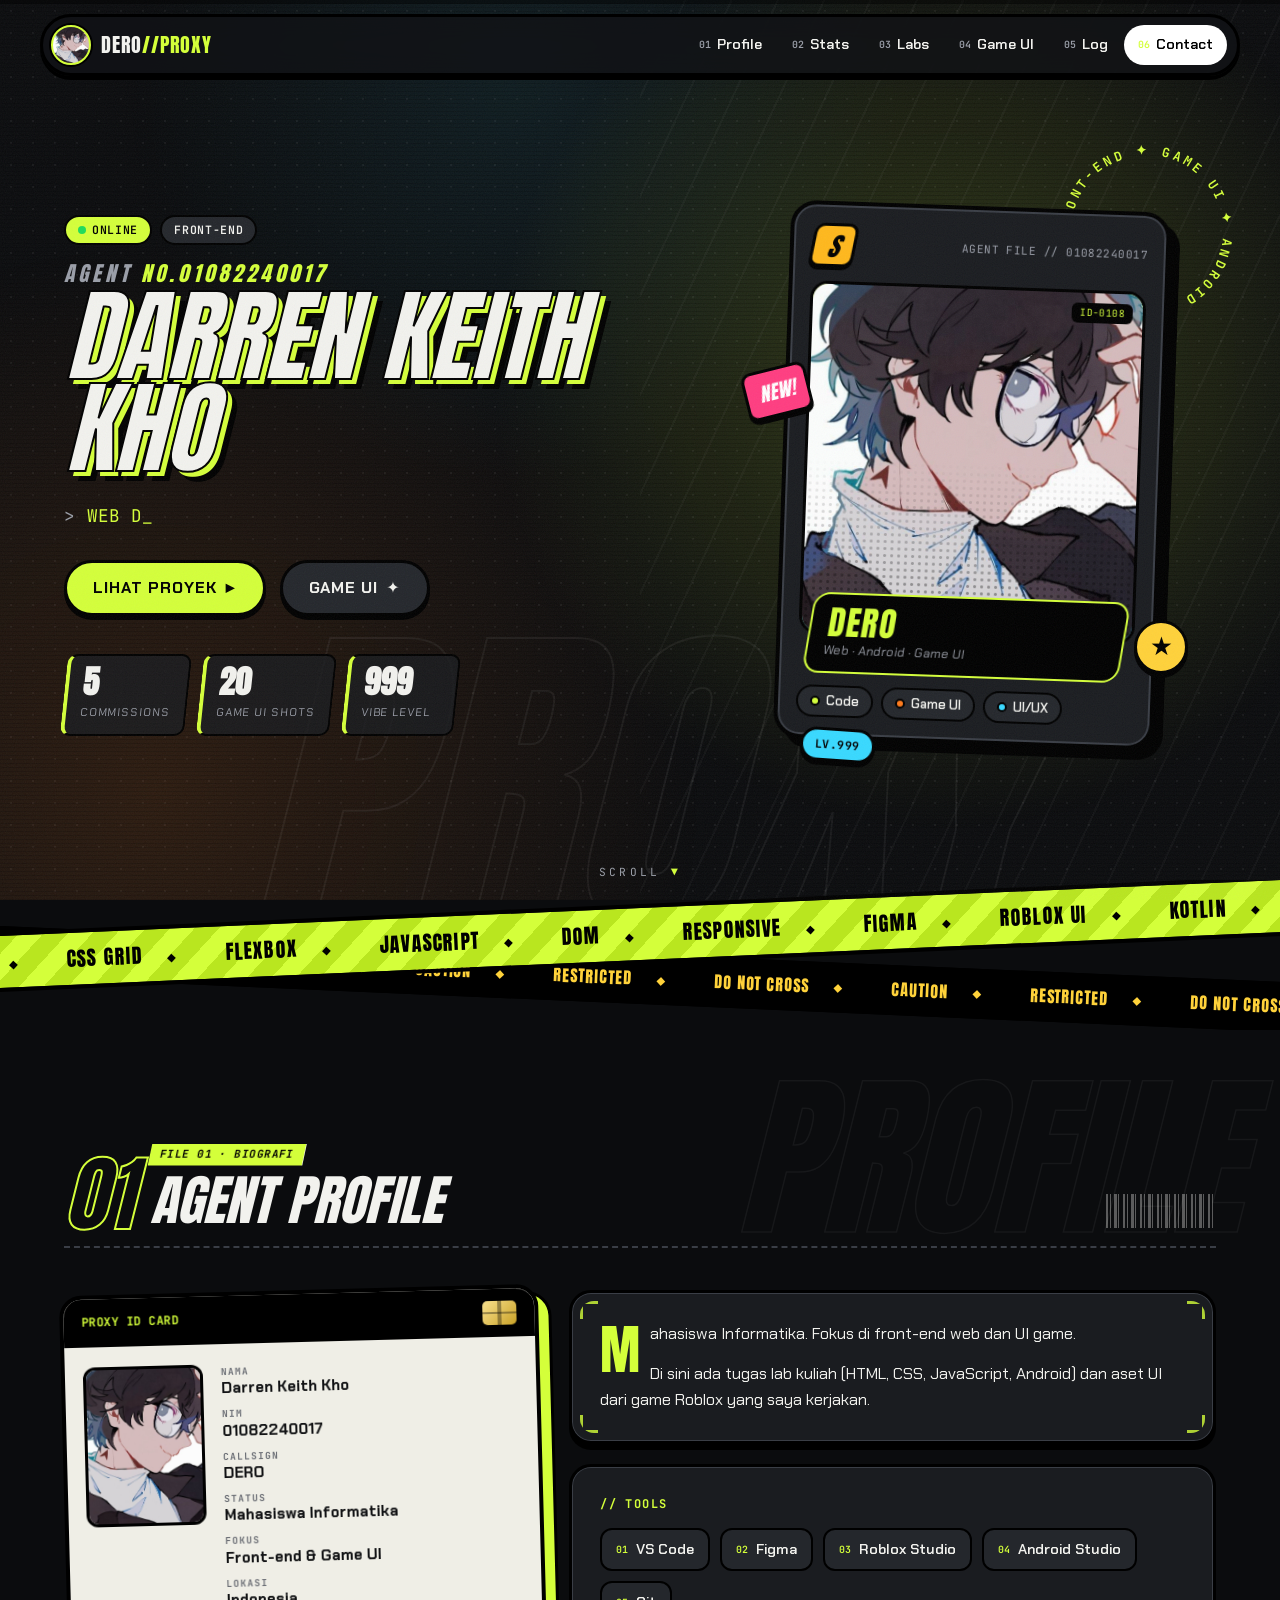
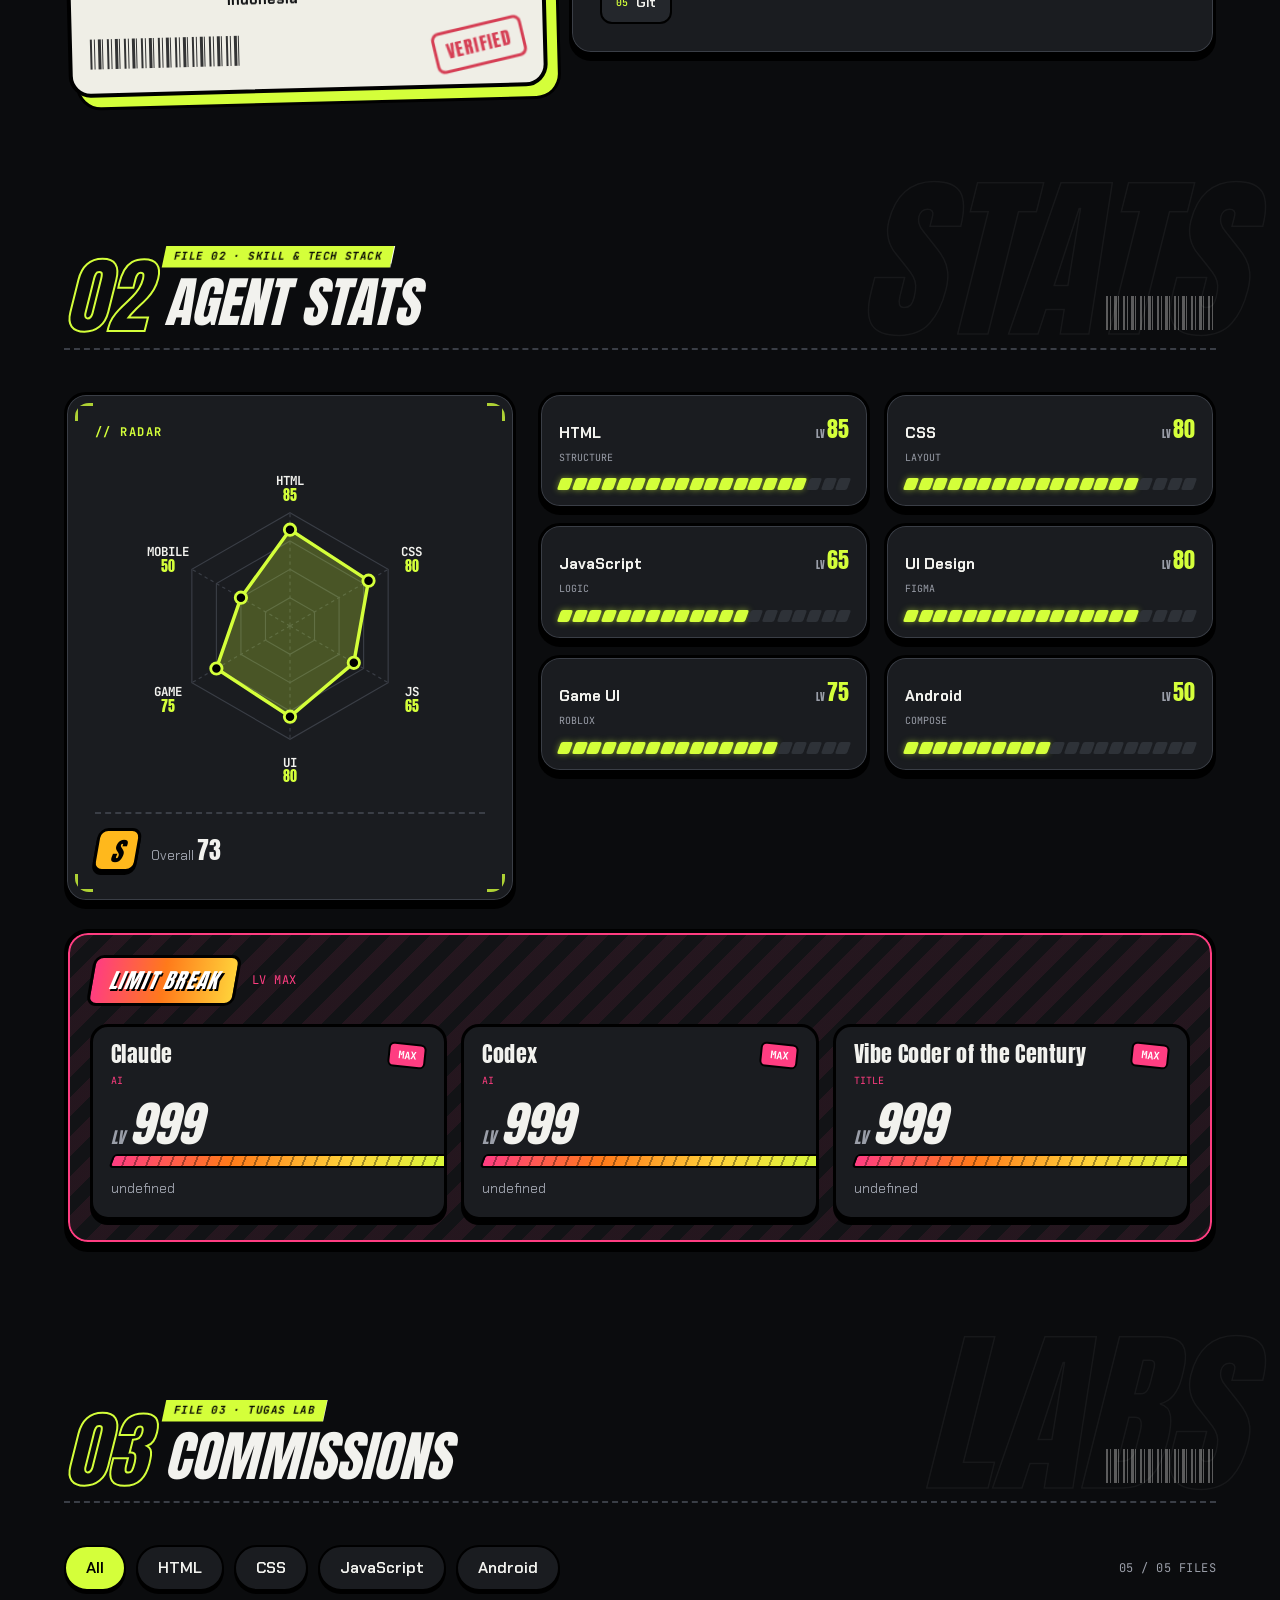
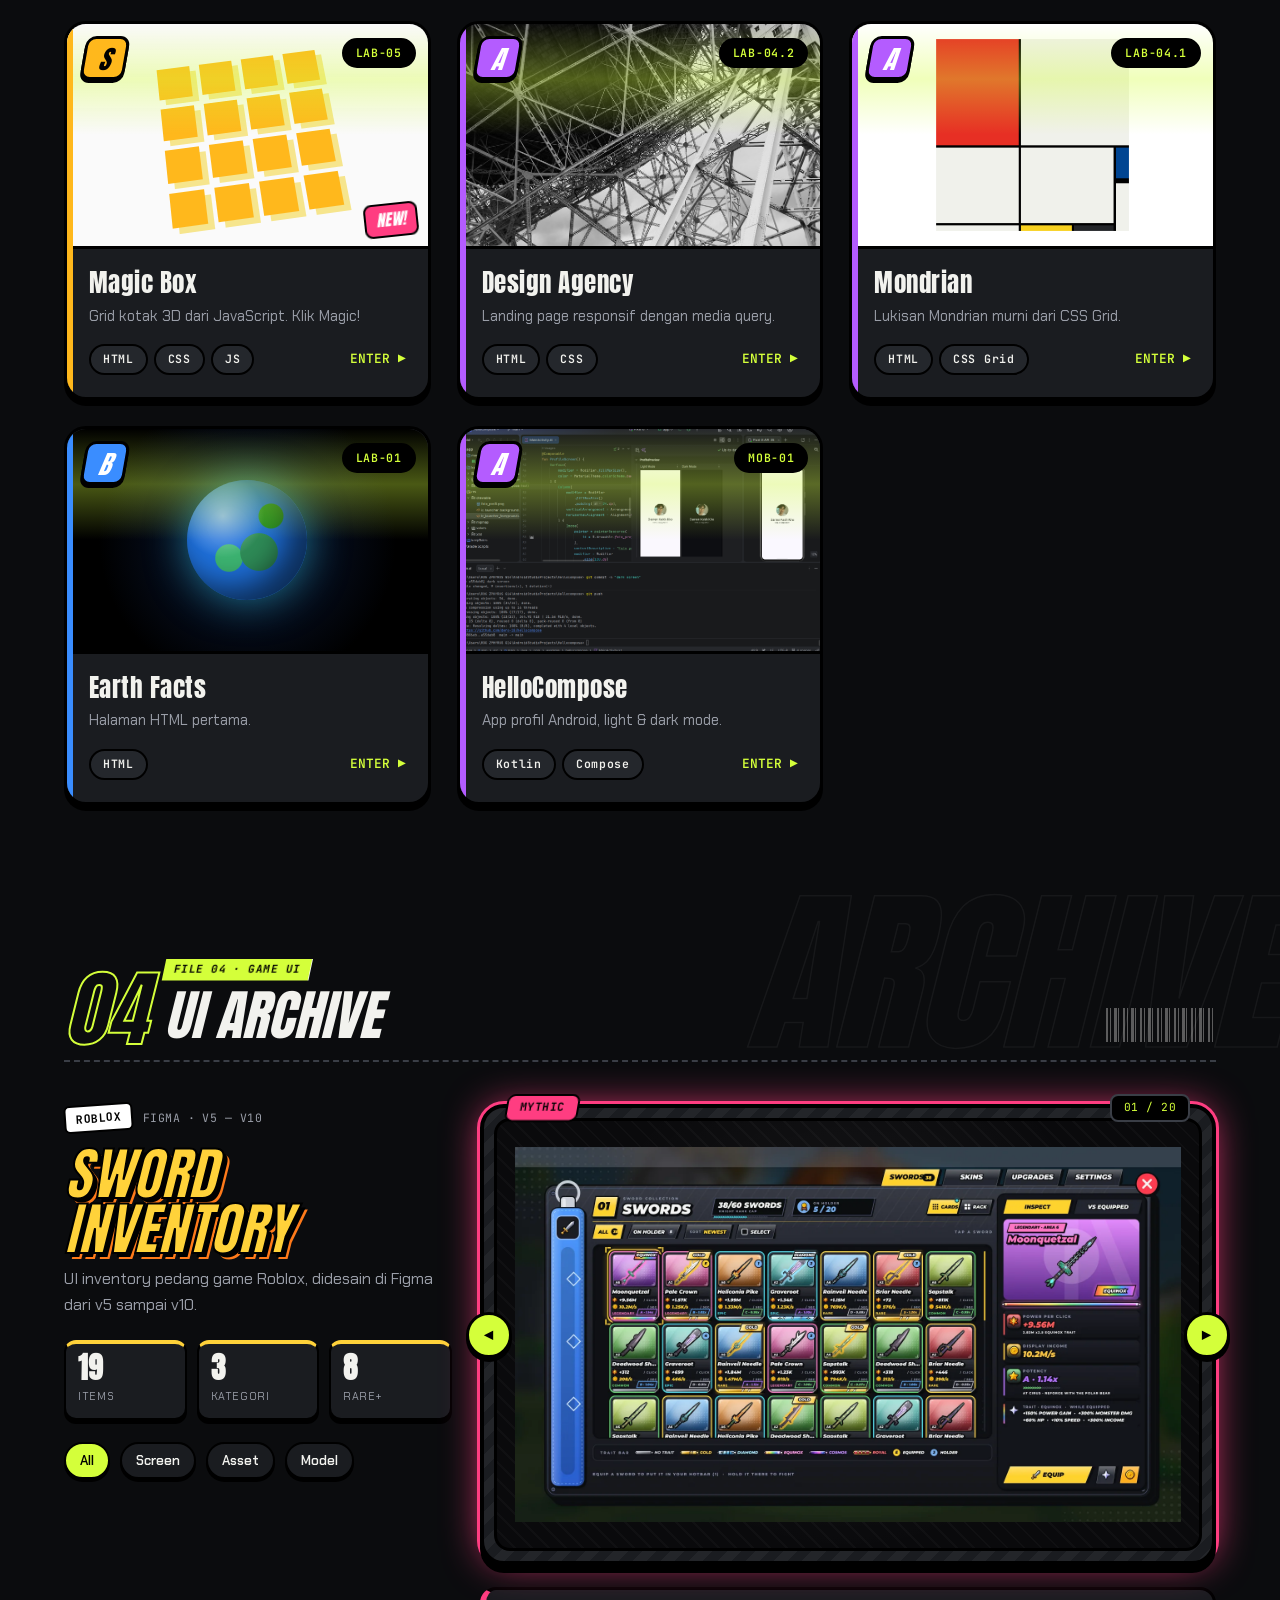
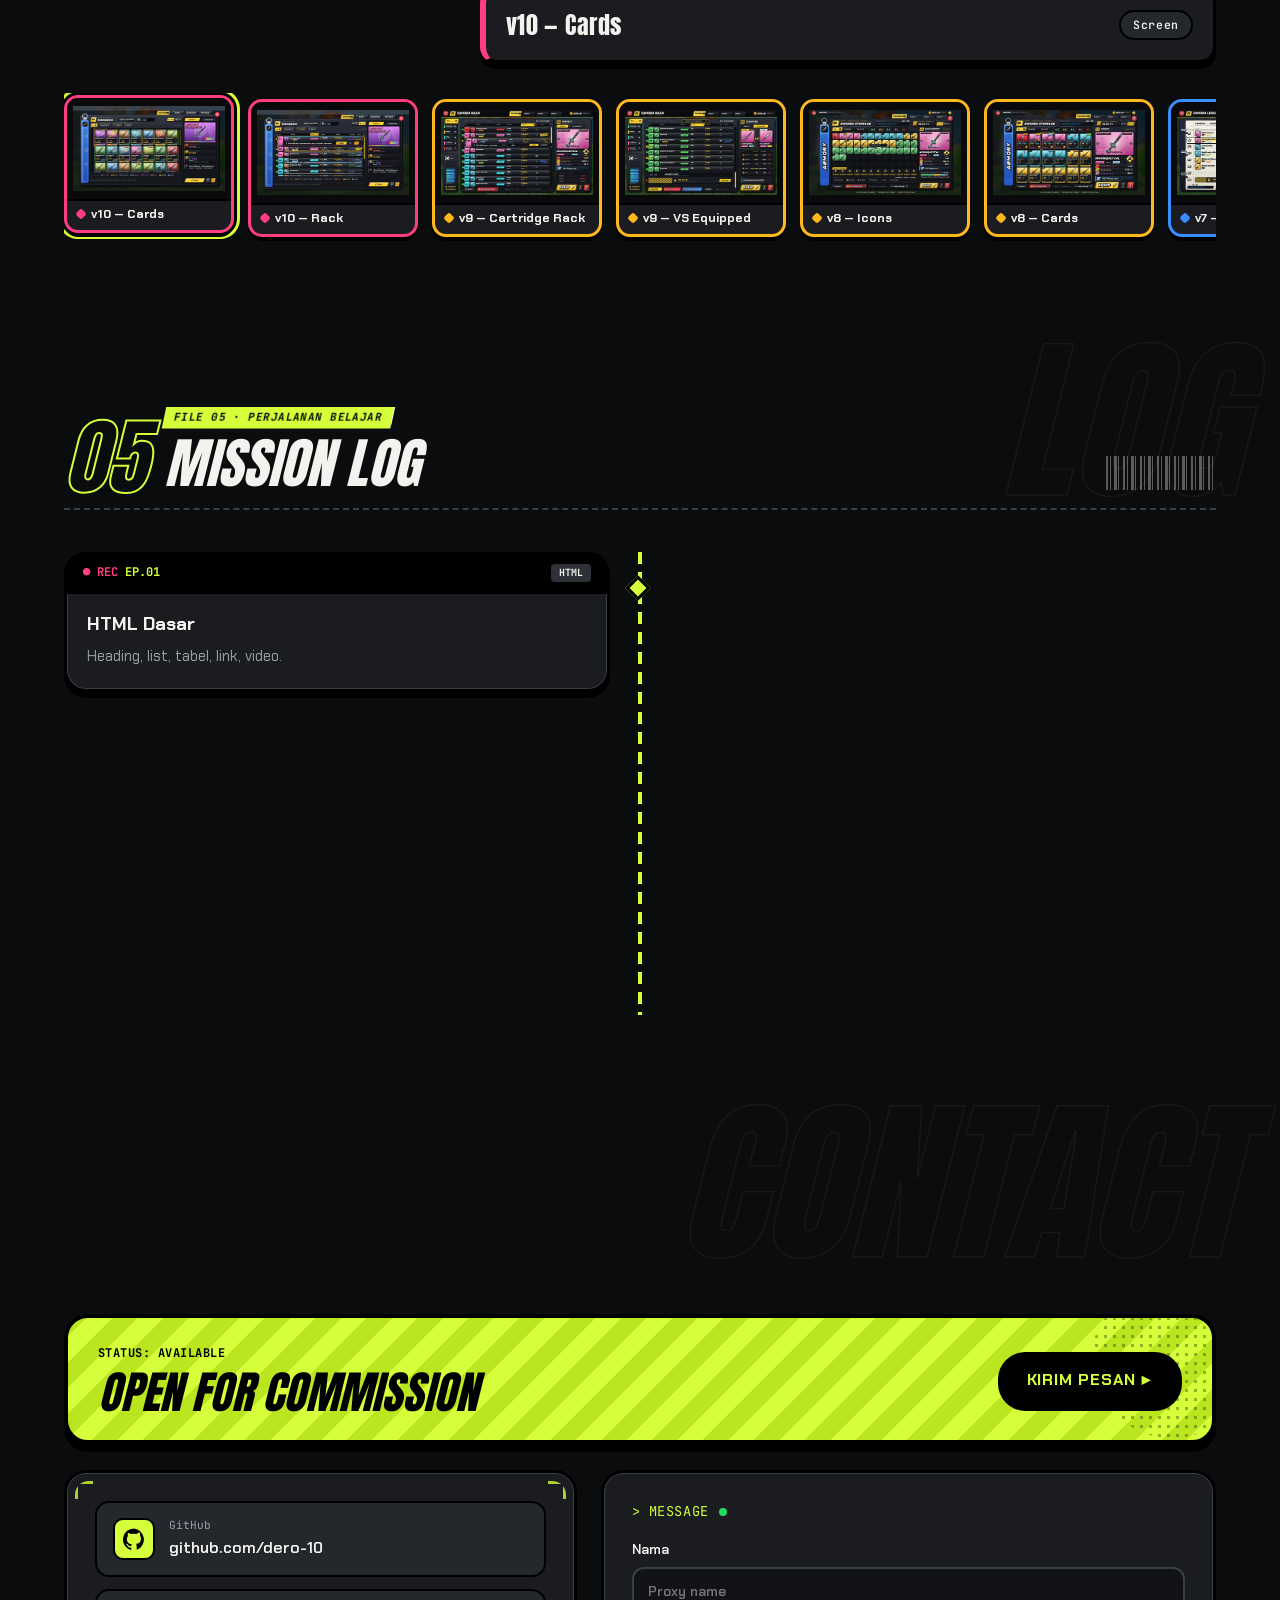
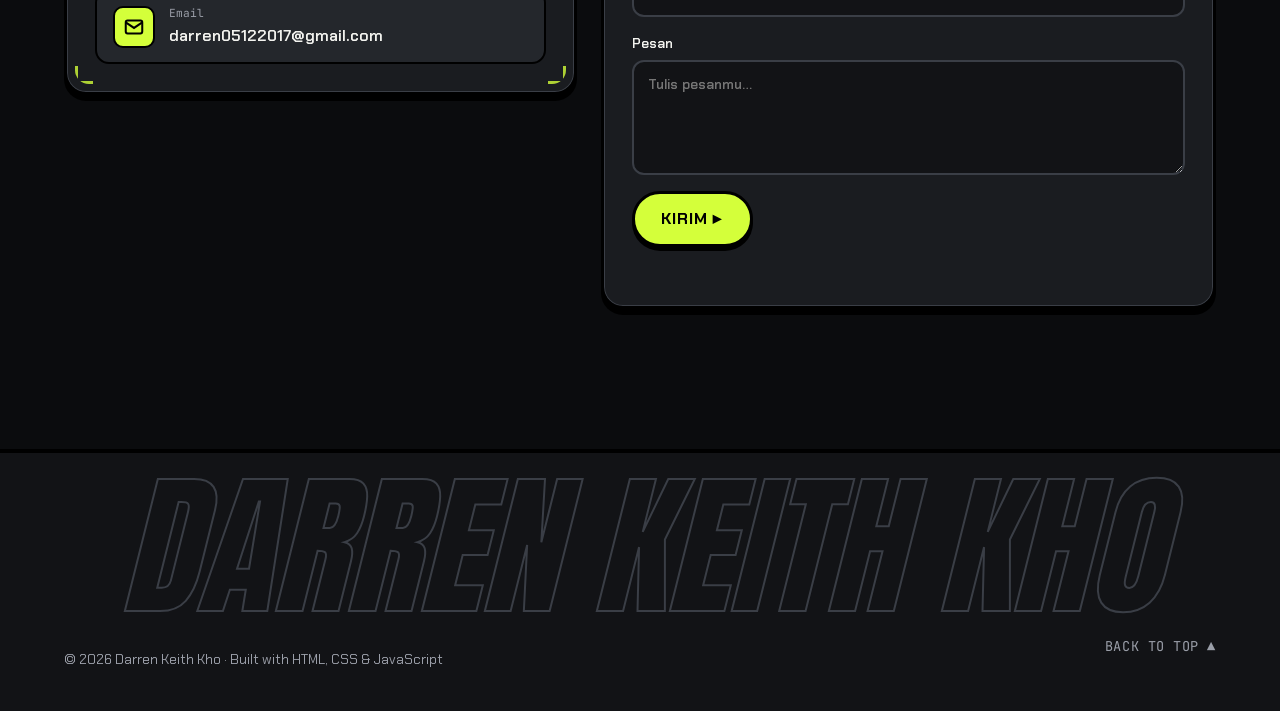
<file: index.html>
<!DOCTYPE html>
<html lang="id">

<head>
  <meta charset="UTF-8">
  <meta name="viewport" content="width=device-width, initial-scale=1.0">
  <meta name="description" content="Portofolio Darren Keith Kho — tugas lab web, Android, dan game UI.">
  <title>DERO // Proxy Portfolio</title>
  <link rel="icon" href="assets/img/profile.jpg">
  <link rel="preconnect" href="https://fonts.googleapis.com">
  <link rel="preconnect" href="https://fonts.gstatic.com" crossorigin>
  <link href="https://fonts.googleapis.com/css2?family=Anton&family=Chakra+Petch:wght@400;500;600;700&family=JetBrains+Mono:wght@400;600;700&display=swap" rel="stylesheet">
  <link rel="stylesheet" href="css/style.css">
</head>

<body>
  <a href="#main" class="skip-link">Lewati ke konten</a>

  <!-- ===== BOOT SCREEN ===== -->
  <div class="boot" id="boot" aria-hidden="true">
    <div class="boot__inner">
      <p class="boot__label">DERO // PROXY</p>
      <p class="boot__title">LOADING…</p>
      <div class="boot__bar"><span id="bootBar"></span></div>
      <ul class="boot__log mono" id="bootLog"></ul>
      <p class="boot__hint">klik untuk skip</p>
    </div>
  </div>

  <!-- ===== LAYER DEKORASI GLOBAL ===== -->
  <div class="fx-noise" aria-hidden="true"></div>
  <div class="progress" aria-hidden="true"><span id="progressBar"></span></div>
  <aside class="rail rail--left" aria-hidden="true">
    <span>DERO // PROXY PORTFOLIO</span><i></i><span>HDD-01 · 2026</span>
  </aside>
  <aside class="rail rail--right" aria-hidden="true">
    <span class="rail__num" id="railNum">00</span>
    <ul class="rail__ticks" id="railTicks"></ul>
  </aside>

  <!-- ===== NAVBAR ===== -->
  <header class="nav" id="nav">
    <a href="#home" class="nav__logo" aria-label="Kembali ke atas">
      <span class="nav__logo-mark"><img src="assets/img/profile.jpg" alt=""></span>
      <span class="nav__logo-text">DERO<em>//PROXY</em></span>
    </a>
    <button class="nav__toggle" id="navToggle" aria-label="Buka menu" aria-expanded="false" aria-controls="navMenu">
      <span></span><span></span><span></span>
    </button>
    <nav class="nav__menu" id="navMenu" aria-label="Navigasi utama">
      <a href="#profile" class="nav__link"><small>01</small>Profile</a>
      <a href="#stats" class="nav__link"><small>02</small>Stats</a>
      <a href="#commissions" class="nav__link"><small>03</small>Labs</a>
      <a href="#archive" class="nav__link"><small>04</small>Game UI</a>
      <a href="#log" class="nav__link"><small>05</small>Log</a>
      <a href="#comms" class="nav__link nav__link--cta"><small>06</small>Contact</a>
    </nav>
  </header>

  <main id="main">
    <!-- ===== HERO ===== -->
    <section class="hero" id="home">
      <div class="hero__bg" aria-hidden="true">
        <span class="hero__ghost">PROXY</span>
        <span class="hero__scan"></span>
      </div>
      <div class="hero__content container">
        <div class="hero__text">
          <div class="hero__chips">
            <p class="chip chip--lime"><i class="dot-live"></i> ONLINE</p>
            <p class="chip" id="heroFaction"></p>
          </div>
          <h1 class="hero__title">
            <span class="hero__title-small">Agent <b>No.<span id="heroNim"></span></b></span>
            <span id="heroName" class="hero__title-name"></span>
          </h1>
          <p class="hero__typed"><span class="mono hero__prompt">&gt;</span> <span id="typed"></span><span class="caret">_</span></p>
          <div class="hero__actions">
            <a href="#commissions" class="btn btn--lime">Lihat Proyek <span aria-hidden="true">▶</span></a>
            <a href="#archive" class="btn btn--ghost">Game UI <span aria-hidden="true">✦</span></a>
          </div>
          <ul class="hero__counters" id="heroCounters"></ul>
        </div>

        <div class="hero__visual">
          <!-- badge teks melingkar -->
          <svg class="orbit" viewBox="0 0 200 200" aria-hidden="true">
            <defs><path id="orbitPath" d="M100,100 m-80,0 a80,80 0 1,1 160,0 a80,80 0 1,1 -160,0" /></defs>
            <text><textPath href="#orbitPath">FRONT-END ✦ GAME UI ✦ ANDROID ✦ PROXY DEV ✦ </textPath></text>
          </svg>
          <span class="sticker sticker--new" aria-hidden="true">NEW!</span>
          <span class="sticker sticker--star" aria-hidden="true">★</span>
          <span class="sticker sticker--tag mono" aria-hidden="true">LV.999</span>

          <!-- Agent card ala character select -->
          <article class="agent-card" id="agentCard" aria-label="Kartu profil">
            <div class="agent-card__shine" aria-hidden="true"></div>
            <div class="agent-card__top">
              <span class="rank rank--S">S</span>
              <span class="agent-card__code mono">AGENT FILE // <span id="cardNim"></span></span>
            </div>
            <div class="agent-card__portrait">
              <span class="agent-card__initials" id="cardInitials"></span>
              <img id="cardPhoto" alt="Foto profil Darren">
              <div class="agent-card__halftone" aria-hidden="true"></div>
              <span class="agent-card__corner mono" aria-hidden="true">ID-0108</span>
            </div>
            <div class="agent-card__plate">
              <p class="agent-card__callsign" id="cardCallsign"></p>
              <p class="agent-card__role" id="cardRole"></p>
            </div>
            <div class="agent-card__attrs">
              <span class="attr"><i class="attr__dot attr__dot--lime"></i>Code</span>
              <span class="attr"><i class="attr__dot attr__dot--orange"></i>Game UI</span>
              <span class="attr"><i class="attr__dot attr__dot--cyan"></i>UI/UX</span>
            </div>
          </article>
        </div>
      </div>
      <a href="#profile" class="hero__scroll mono" aria-label="Scroll ke profil">SCROLL <span>▼</span></a>
    </section>

    <!-- dua pita caution-tape menyilang -->
    <div class="tapes" aria-hidden="true">
      <div class="ticker ticker--lime"><div class="ticker__track" data-ticker="HTML,CSS GRID,FLEXBOX,JAVASCRIPT,DOM,RESPONSIVE,FIGMA,ROBLOX UI,KOTLIN,JETPACK COMPOSE,GIT"></div></div>
      <div class="ticker ticker--dark"><div class="ticker__track ticker__track--rev" data-ticker="CAUTION,RESTRICTED,DO NOT CROSS,CAUTION,RESTRICTED,DO NOT CROSS"></div></div>
    </div>

    <!-- ===== 01 PROFILE / BIOGRAFI ===== -->
    <section class="section container" id="profile" data-ghost="PROFILE">
      <header class="section__head reveal">
        <span class="section__num">01</span>
        <div>
          <p class="section__tape mono">FILE 01 · BIOGRAFI</p>
          <h2 class="section__title">Agent Profile</h2>
        </div>
        <span class="barcode" aria-hidden="true"></span>
      </header>

      <div class="profile">
        <!-- ID card -->
        <article class="idcard reveal" aria-label="Kartu identitas">
          <div class="idcard__head">
            <span class="mono">PROXY ID CARD</span>
            <span class="idcard__chip" aria-hidden="true"></span>
          </div>
          <div class="idcard__body">
            <div class="idcard__photo">
              <img id="idPhoto" alt="Foto profil Darren">
            </div>
            <dl class="idcard__info" id="profileInfo"></dl>
          </div>
          <div class="idcard__foot">
            <span class="barcode barcode--long" aria-hidden="true"></span>
            <span class="stamp" aria-hidden="true">VERIFIED</span>
          </div>
        </article>

        <div class="profile__right">
          <div class="panel panel--bracket profile__bio reveal" id="bio"></div>
          <div class="panel profile__tools reveal">
            <h3 class="mini-title mono">// TOOLS</h3>
            <ul class="toolbelt" id="tools"></ul>
          </div>
        </div>
      </div>
    </section>

    <!-- ===== 02 STATS / SKILL ===== -->
    <section class="section container" id="stats" data-ghost="STATS">
      <header class="section__head reveal">
        <span class="section__num">02</span>
        <div>
          <p class="section__tape mono">FILE 02 · SKILL & TECH STACK</p>
          <h2 class="section__title">Agent Stats</h2>
        </div>
        <span class="barcode" aria-hidden="true"></span>
      </header>

      <div class="stats-wrap">
        <div class="panel panel--bracket radar-panel reveal">
          <h3 class="mini-title mono">// RADAR</h3>
          <svg class="radar" id="radar" viewBox="0 0 300 300" role="img" aria-label="Grafik radar skill"></svg>
          <p class="radar-panel__rank"><span class="rank rank--S">S</span><span>Overall <b id="overall"></b></span></p>
        </div>
        <div class="stats" id="skills"></div>
      </div>

      <div class="limit reveal">
        <div class="limit__head">
          <span class="limit__badge">LIMIT BREAK</span>
          <p class="mono">LV MAX</p>
        </div>
        <div class="limit__grid" id="limitBreak"></div>
      </div>
    </section>

    <!-- ===== 03 COMMISSIONS / PROJECTS ===== -->
    <section class="section container" id="commissions" data-ghost="LABS">
      <header class="section__head reveal">
        <span class="section__num">03</span>
        <div>
          <p class="section__tape mono">FILE 03 · TUGAS LAB</p>
          <h2 class="section__title">Commissions</h2>
        </div>
        <span class="barcode" aria-hidden="true"></span>
      </header>
      <div class="filters reveal" id="filters" role="group" aria-label="Filter proyek">
        <button class="filter is-active" data-filter="all" aria-pressed="true">All</button>
        <button class="filter" data-filter="html" aria-pressed="false">HTML</button>
        <button class="filter" data-filter="css" aria-pressed="false">CSS</button>
        <button class="filter" data-filter="js" aria-pressed="false">JavaScript</button>
        <button class="filter" data-filter="android" aria-pressed="false">Android</button>
        <span class="filters__count mono" id="projectCount"></span>
      </div>
      <div class="projects" id="projects"></div>
    </section>

    <!-- ===== 04 GAME UI ARCHIVE (ROBLOX) ===== -->
    <section class="section section--wide" id="archive" data-ghost="ARCHIVE">
      <div class="container">
        <header class="section__head reveal">
          <span class="section__num">04</span>
          <div>
            <p class="section__tape mono">FILE 04 · GAME UI</p>
            <h2 class="section__title">UI Archive</h2>
          </div>
          <span class="barcode" aria-hidden="true"></span>
        </header>

        <div class="archive">
          <div class="archive__intro reveal">
            <p class="archive__platform mono"><span class="pill-roblox">ROBLOX</span> FIGMA · V5 — V10</p>
            <h3 class="archive__game" id="gameTitle"></h3>
            <p class="archive__summary" id="gameSummary"></p>
            <ul class="archive__stats" id="gameStats"></ul>
            <div class="filters filters--sm" id="workFilters" role="group" aria-label="Filter karya UI"></div>
          </div>

          <div class="viewer reveal" id="viewer">
            <div class="viewer__frame" id="viewerFrame">
              <span class="viewer__rarity mono" id="viewerRarity"></span>
              <span class="viewer__index mono" id="viewerIndex"></span>
              <button class="viewer__img-btn" id="viewerOpen" aria-label="Perbesar gambar">
                <img id="viewerImg" alt="">
              </button>
              <button class="viewer__nav viewer__nav--prev" id="viewerPrev" aria-label="Sebelumnya">◀</button>
              <button class="viewer__nav viewer__nav--next" id="viewerNext" aria-label="Berikutnya">▶</button>
            </div>
            <div class="viewer__caption">
              <h4 id="viewerTitle"></h4>
              <span class="chip" id="viewerCat"></span>
            </div>
          </div>
        </div>

        <div class="filmstrip reveal" id="filmstrip" role="list" aria-label="Daftar karya UI"></div>
      </div>
    </section>

    <!-- ===== 05 MISSION LOG / TIMELINE ===== -->
    <section class="section container" id="log" data-ghost="LOG">
      <header class="section__head reveal">
        <span class="section__num">05</span>
        <div>
          <p class="section__tape mono">FILE 05 · PERJALANAN BELAJAR</p>
          <h2 class="section__title">Mission Log</h2>
        </div>
        <span class="barcode" aria-hidden="true"></span>
      </header>
      <ol class="timeline" id="timeline"></ol>
    </section>

    <!-- ===== 06 COMMS / KONTAK ===== -->
    <section class="section container" id="comms" data-ghost="CONTACT">
      <header class="section__head reveal">
        <span class="section__num">06</span>
        <div>
          <p class="section__tape mono">FILE 06 · KONTAK</p>
          <h2 class="section__title">Comms Channel</h2>
        </div>
        <span class="barcode" aria-hidden="true"></span>
      </header>

      <div class="cta-banner reveal">
        <p class="cta-banner__kicker mono">STATUS: AVAILABLE</p>
        <p class="cta-banner__title">Open for commission</p>
        <a href="#contactForm" class="btn btn--dark">Kirim Pesan ▶</a>
      </div>

      <div class="comms reveal">
        <ul class="panel panel--bracket comms__list" id="contactList"></ul>
        <form class="panel comms__form" id="contactForm" novalidate>
          <p class="mono comms__form-head">&gt; MESSAGE <span class="dot-live"></span></p>
          <label>Nama
            <input type="text" name="name" required placeholder="Proxy name" autocomplete="name">
          </label>
          <label>Pesan
            <textarea name="message" rows="4" required placeholder="Tulis pesanmu…"></textarea>
          </label>
          <button type="submit" class="btn btn--lime">Kirim ▶</button>
          <p class="comms__status mono" id="formStatus" role="status"></p>
        </form>
      </div>
    </section>
  </main>

  <footer class="footer">
    <p class="footer__giant" aria-hidden="true" id="footerGiant"></p>
    <div class="container footer__inner">
      <p>© <span id="year"></span> <span id="footerName"></span> · Built with HTML, CSS & JavaScript</p>
      <a href="#home" class="mono">BACK TO TOP ▲</a>
    </div>
  </footer>

  <!-- ===== PROJECT MODAL ===== -->
  <div class="modal" id="modal" role="dialog" aria-modal="true" aria-labelledby="modalTitle" hidden>
    <div class="modal__backdrop" data-close></div>
    <div class="modal__window">
      <header class="modal__head">
        <div>
          <p class="mono modal__code" id="modalCode"></p>
          <h3 class="modal__title" id="modalTitle"></h3>
        </div>
        <button class="modal__close" data-close aria-label="Tutup">✕</button>
      </header>
      <div class="modal__body">
        <div class="modal__media">
          <div class="tabs" id="modalTabs" role="tablist"></div>
          <div class="modal__stage" id="modalStage"></div>
        </div>
        <aside class="modal__info" id="modalInfo"></aside>
      </div>
    </div>
  </div>

  <!-- ===== LIGHTBOX (Game UI) ===== -->
  <div class="lightbox" id="lightbox" role="dialog" aria-modal="true" aria-label="Pratinjau gambar" hidden>
    <button class="modal__close lightbox__close" data-lb-close aria-label="Tutup">✕</button>
    <img id="lightboxImg" alt="">
    <p class="lightbox__cap mono" id="lightboxCap"></p>
  </div>

  <script src="js/data.js"></script>
  <script src="js/main.js"></script>
</body>

</html>
</file>
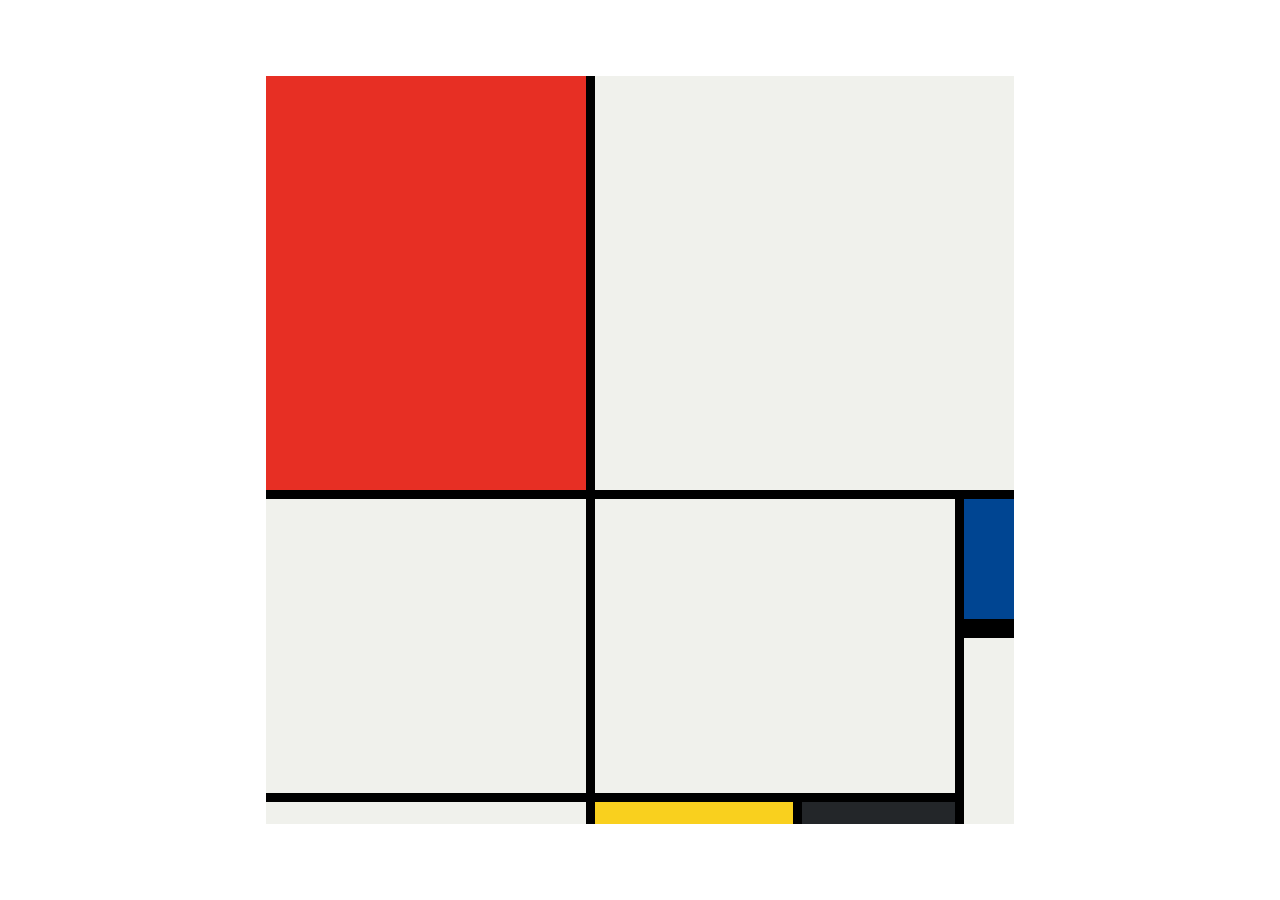
<file: labs/lab04-1-mondrian/index.html>
<!DOCTYPE html>
<html lang="en">

<head>
  <meta charset="UTF-8">
  <meta name="viewport" content="width=device-width, initial-scale=1.0">
  <title>Mondrian Project</title>
  <style>
    /* 
    Write your CSS here 
    Gap Colour: #000
    White: #F0F1EC
    Red: #E72F24
    Black: #232629
    Blue: #004592
    Yellow: #F9D01E

    For dimensions, see dimensions.png image.
    HINT: Remember you can't change the properties of grid lines.
    But grid lines are transparent!
    */

    body {
      display: flex;
      justify-content: center;
      align-items: center;
      height: 100vh;
      margin: 0;
      padding: 0;
    }

    .container {
      height: 748px;
      width: 748px;
      display: grid;
      background-color: #000;
      grid-template-columns: 320px 198px 153px 50px;
      grid-template-rows: 414px 130px 155px 22px;
      gap: 9px;
    }

    .item {
      background-color: #F0F1EC;
    }

    .red {
      background-color: #E72F24;
    }

    .white1 {
      grid-column: span 3;
    }

    .white2 {
      grid-row: span 2;
    }

    .white3 {
      grid-area: 2 / 2 / 4 / 4;
    }

    .blue {
      background-color: #004592;
      border-bottom: 10px solid #000;
    }

    .white4 {
      grid-row: span 2;
    }

    .yellow {
      background-color: #F9D01E;
    }

    .black {
      background-color: #232629;
    }
  </style>
</head>

<body>
  <div class="container">
    <div class="item red"></div>
    <div class="item white1"></div>
    <div class="item white2"></div>
    <div class="item white3"></div>

    <div class="item blue"></div>
    <div class="item white4"></div>

    <div class="item"></div>
    <div class="item yellow"></div>
    <div class="item black"></div>
  </div>
</body>

</html>
</file>
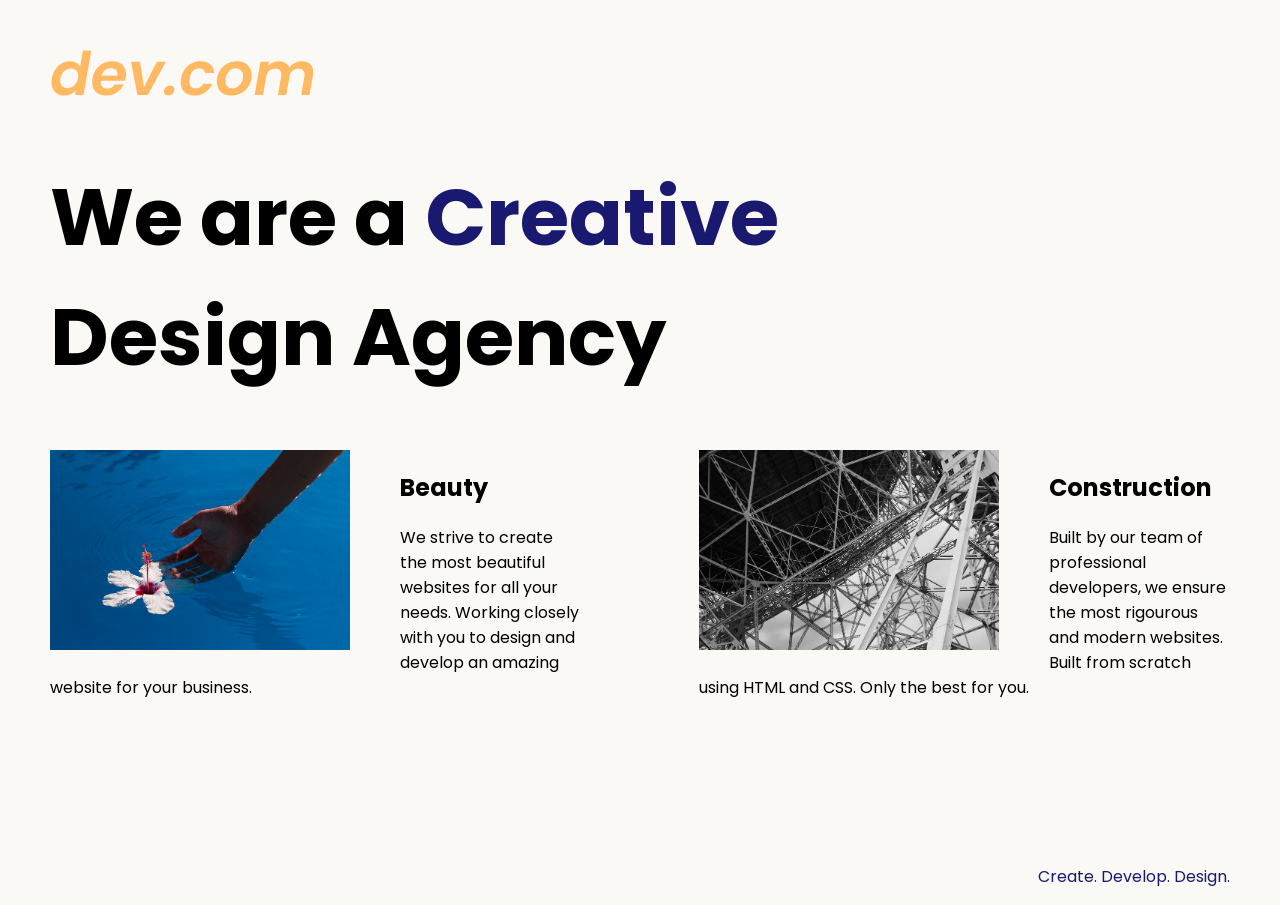
<file: labs/lab04-2-agency/index.html>
<!DOCTYPE html>
<html lang="en">

<head>
  <meta charset="UTF-8">
  <meta name="viewport" content="width=device-width, initial-scale=1.0">
  <title>Agency</title>
  <link rel="stylesheet" href="./style.css">
  <link rel="preconnect" href="https://fonts.googleapis.com">
  <link rel="preconnect" href="https://fonts.gstatic.com" crossorigin>
  <link href="https://fonts.googleapis.com/css2?family=Poppins:wght@400;700&display=swap" rel="stylesheet">
</head>

<body>
  <div class="main">
    <img class="logo" src="./assets/images/logo.png" alt="logo">
    <h1>We are a <span class="creative">Creative</span> <br />Design Agency</h1>
    <div class="left card"><img class="tile-image" src="./assets/images/beautiful.jpg" alt="hand and flower in water">
      <h2 class="card-title">Beauty</h2>
      <p class="card-text">We strive to create the most beautiful websites for all your needs. Working closely with you
        to
        design and
        develop an amazing website for your business.</p>
    </div>

    <div class="right card"><img class="tile-image" src="./assets/images/construction.jpg" alt="metal structure">
      <h2 class="card-title">Construction</h2>
      <p>Built by our team of professional developers, we ensure the most rigourous and modern websites. Built from
        scratch using HTML and CSS. Only the best for you.</p>
    </div>

  </div>
  <footer>
    <p>Create. Develop. Design.</p>
  </footer>
</body>

</html>
</file>
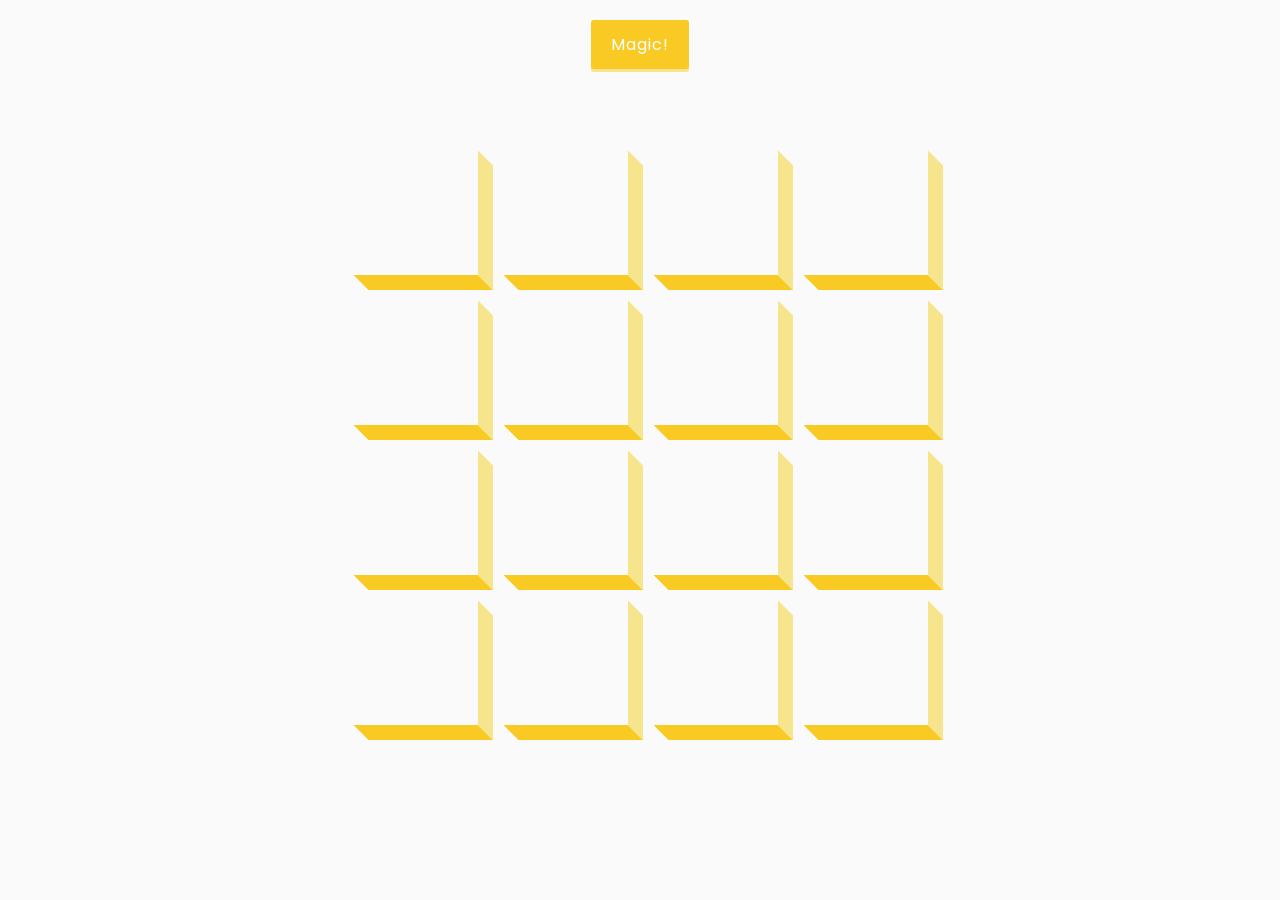
<file: labs/lab05-magicbox/index.html>
<!DOCTYPE html>
<html lang="en">
  <head>
    <meta charset="UTF-8" />
    <meta name="viewport" content="width=device-width, initial-scale=1.0" />
    <link
      rel="stylesheet"
      href="https://cdnjs.cloudflare.com/ajax/libs/font-awesome/5.14.0/css/all.min.css"
      integrity="sha512-1PKOgIY59xJ8Co8+NE6FZ+LOAZKjy+KY8iq0G4B3CyeY6wYHN3yt9PW0XpSriVlkMXe40PTKnXrLnZ9+fkDaog=="
      crossorigin="anonymous"
    />
    <link rel="stylesheet" href="style.css" />
    <title>3D Boxes Background</title>
  </head>
  <body>
    <button id="btn" class="magic">Magic!</button>
    <div id="boxes" class="boxes big"></div>
    <script src="script.js"></script>
  </body>
</html>
</file>
<file: css/style.css>
/* ==========================================================
   DERO // PROXY PORTFOLIO — v2 "Layered"
   Tema terinspirasi UI game urban-action (panel gelap tebal,
   aksen neon lime, caution tape, halftone, rank & rarity).

   Isi file:
   1. Tokens          7. Hero              13. Timeline
   2. Base            8. Tapes / ticker    14. Contact & CTA
   3. Global FX       9. Section shell     15. Footer
   4. Components     10. Profile / ID card 16. Modal & lightbox
   5. Boot screen    11. Stats / Limit     17. Reveal
   6. Navbar         12. Projects/Archive  18. Responsive
   ========================================================== */

/* ---------- 1. Design tokens ---------- */
:root {
  --bg: #0b0c0e;
  --bg-2: #121316;
  --panel: #1a1c20;
  --panel-2: #24272c;
  --panel-3: #2e3238;
  --line: #3a3e46;
  --text: #f2f2ee;
  --muted: #9a9ea8;
  --paper: #efeee6;
  --ink: #111214;

  --lime: #d4ff3a;
  --lime-2: #b9e61f;
  --orange: #ff7a1a;
  --cyan: #38d9ff;
  --pink: #ff3d81;
  --yellow: #ffd23a;

  --rank-s: #ffb81c;
  --rank-a: #b45cff;
  --rank-b: #3a8dff;

  --r-common: #9aa3ad;
  --r-rare: #3a8dff;
  --r-epic: #b45cff;
  --r-legendary: #ffb81c;
  --r-mythic: #ff3d81;

  --font-display: "Anton", "Impact", sans-serif;
  --font-body: "Chakra Petch", system-ui, sans-serif;
  --font-mono: "JetBrains Mono", ui-monospace, monospace;

  --radius: 14px;
  --radius-lg: 22px;
  --border: 3px solid #000;
  --shadow: 0 6px 0 #000;
  --ease: cubic-bezier(.2, .9, .3, 1.2);
  --container: 1200px;
  --stripes: repeating-linear-gradient(-45deg, var(--lime) 0 18px, var(--lime-2) 18px 36px);
}

/* ---------- 2. Base ---------- */
*,
*::before,
*::after {
  box-sizing: border-box;
}

html {
  scroll-behavior: smooth;
  scroll-padding-top: 90px;
}

body {
  margin: 0;
  background: var(--bg);
  color: var(--text);
  font-family: var(--font-body);
  font-size: 16px;
  line-height: 1.6;
  overflow-x: hidden;
}

body.is-locked {
  overflow: hidden;
}

img {
  max-width: 100%;
  display: block;
}

a {
  color: inherit;
  text-decoration: none;
}

button,
input,
textarea {
  font: inherit;
  color: inherit;
}

:focus-visible {
  outline: 3px solid var(--lime);
  outline-offset: 3px;
}

::selection {
  background: var(--lime);
  color: #000;
}

.container {
  width: 100%;
  max-width: var(--container);
  margin-inline: auto;
  padding-inline: 24px;
}

.mono {
  font-family: var(--font-mono);
  letter-spacing: .04em;
}

.skip-link {
  position: absolute;
  left: 12px;
  top: -60px;
  z-index: 1000;
  padding: 10px 16px;
  background: var(--lime);
  color: #000;
  font-weight: 700;
  border: var(--border);
  border-radius: 10px;
}

.skip-link:focus {
  top: 12px;
}

/* ---------- 3. Global FX layers ---------- */
/* dot grid */
body::before {
  content: "";
  position: fixed;
  inset: 0;
  background-image: radial-gradient(rgba(255, 255, 255, .055) 1px, transparent 1px);
  background-size: 22px 22px;
  pointer-events: none;
  z-index: -1;
}

/* film grain */
.fx-noise {
  position: fixed;
  inset: 0;
  z-index: 90;
  pointer-events: none;
  opacity: .06;
  background-image: url("data:image/svg+xml,%3Csvg xmlns='http://www.w3.org/2000/svg' width='160' height='160'%3E%3Cfilter id='n'%3E%3CfeTurbulence type='fractalNoise' baseFrequency='.9' numOctaves='2' stitchTiles='stitch'/%3E%3C/filter%3E%3Crect width='100%25' height='100%25' filter='url(%23n)'/%3E%3C/svg%3E");
}

/* progress bar scroll */
.progress {
  position: fixed;
  top: 0;
  left: 0;
  right: 0;
  height: 4px;
  z-index: 150;
  background: rgba(0, 0, 0, .4);
}

.progress span {
  display: block;
  height: 100%;
  width: 0;
  background: var(--stripes);
  box-shadow: 0 0 12px var(--lime);
}

/* HUD rails kiri & kanan (desktop lebar) */
.rail {
  position: fixed;
  top: 50%;
  z-index: 80;
  display: none;
  transform: translateY(-50%);
  font-family: var(--font-mono);
  font-size: .68rem;
  letter-spacing: .25em;
  color: var(--muted);
}

.rail--left {
  left: 18px;
  writing-mode: vertical-rl;
  transform: translateY(-50%) rotate(180deg);
  align-items: center;
  gap: 14px;
}

.rail--left i {
  width: 2px;
  height: 80px;
  background: linear-gradient(var(--lime), transparent);
}

.rail--right {
  right: 18px;
  flex-direction: column;
  align-items: center;
  gap: 12px;
}

.rail__num {
  font-family: var(--font-display);
  font-size: 1.6rem;
  letter-spacing: 0;
  color: var(--lime);
}

.rail__ticks {
  display: flex;
  flex-direction: column;
  gap: 8px;
  margin: 0;
  padding: 0;
  list-style: none;
}

.rail__ticks a {
  display: block;
  width: 10px;
  height: 22px;
  border: 2px solid var(--line);
  border-radius: 3px;
  transform: skewY(-20deg);
  transition: background .2s, border-color .2s, height .2s;
}

.rail__ticks a.is-active {
  height: 34px;
  background: var(--lime);
  border-color: #000;
}

/* ---------- 4. Reusable components ---------- */
.panel {
  position: relative;
  background: var(--panel);
  border: var(--border);
  border-radius: var(--radius-lg);
  box-shadow: var(--shadow), inset 0 0 0 1px var(--line);
  padding: 28px;
}

/* sudut bracket ala HUD */
.panel--bracket::after {
  content: "";
  position: absolute;
  inset: 8px;
  pointer-events: none;
  --c: var(--lime);
  background:
    linear-gradient(var(--c) 0 0) top left / 18px 3px,
    linear-gradient(var(--c) 0 0) top left / 3px 18px,
    linear-gradient(var(--c) 0 0) top right / 18px 3px,
    linear-gradient(var(--c) 0 0) top right / 3px 18px,
    linear-gradient(var(--c) 0 0) bottom left / 18px 3px,
    linear-gradient(var(--c) 0 0) bottom left / 3px 18px,
    linear-gradient(var(--c) 0 0) bottom right / 18px 3px,
    linear-gradient(var(--c) 0 0) bottom right / 3px 18px;
  background-repeat: no-repeat;
  border-radius: 14px;
  opacity: .8;
}

.mini-title {
  margin: 0 0 14px;
  font-size: .75rem;
  color: var(--lime);
  letter-spacing: .12em;
}

.chip {
  display: inline-flex;
  align-items: center;
  gap: 6px;
  margin: 0;
  padding: 4px 12px;
  border-radius: 999px;
  font-family: var(--font-mono);
  font-size: .72rem;
  font-weight: 600;
  letter-spacing: .06em;
  background: var(--panel-2);
  border: 2px solid #000;
  white-space: nowrap;
}

.chip--lime {
  background: var(--lime);
  color: #000;
}

.dot-live {
  display: inline-block;
  width: 8px;
  height: 8px;
  border-radius: 50%;
  background: #1fdc5a;
  box-shadow: 0 0 0 0 rgba(31, 220, 90, .7);
  animation: pulse 1.6s infinite;
}

@keyframes pulse {
  70% { box-shadow: 0 0 0 8px rgba(31, 220, 90, 0); }
  100% { box-shadow: 0 0 0 0 rgba(31, 220, 90, 0); }
}

.btn {
  position: relative;
  display: inline-flex;
  align-items: center;
  gap: 8px;
  padding: 12px 26px;
  font-weight: 700;
  text-transform: uppercase;
  letter-spacing: .06em;
  border: var(--border);
  border-radius: 999px;
  box-shadow: 0 4px 0 #000;
  cursor: pointer;
  overflow: hidden;
  transition: transform .15s var(--ease), box-shadow .15s, background .2s, color .2s;
}

/* kilau lewat saat hover */
.btn::before {
  content: "";
  position: absolute;
  top: 0;
  left: -60%;
  width: 40%;
  height: 100%;
  background: linear-gradient(100deg, transparent, rgba(255, 255, 255, .55), transparent);
  transform: skewX(-20deg);
  transition: left .5s;
}

.btn:hover::before {
  left: 130%;
}

.btn:hover {
  transform: translateY(-2px);
  box-shadow: 0 6px 0 #000;
}

.btn:active {
  transform: translateY(3px);
  box-shadow: 0 1px 0 #000;
}

.btn--lime { background: var(--lime); color: #000; }
.btn--ghost { background: var(--panel-2); color: var(--text); }
.btn--ghost:hover { color: var(--lime); }
.btn--dark { background: #000; color: var(--lime); }
.btn--sm { padding: 8px 16px; font-size: .8rem; }

.rank {
  display: grid;
  place-items: center;
  width: 44px;
  height: 44px;
  flex-shrink: 0;
  font-family: var(--font-display);
  font-size: 1.6rem;
  font-style: italic;
  color: #000;
  border: var(--border);
  border-radius: 10px;
  transform: skewX(-10deg);
  box-shadow: 0 3px 0 #000;
}

.rank--S { background: var(--rank-s); }
.rank--A { background: var(--rank-a); color: #fff; }
.rank--B { background: var(--rank-b); color: #fff; }

/* barcode dekoratif */
.barcode {
  display: block;
  width: 110px;
  height: 34px;
  background: repeating-linear-gradient(90deg,
      var(--text) 0 2px, transparent 2px 4px, var(--text) 4px 5px, transparent 5px 8px,
      var(--text) 8px 11px, transparent 11px 12px, var(--text) 12px 13px, transparent 13px 17px);
  opacity: .35;
}

.barcode--long {
  width: 150px;
  height: 30px;
  background: repeating-linear-gradient(90deg,
      var(--ink) 0 2px, transparent 2px 4px, var(--ink) 4px 5px, transparent 5px 8px,
      var(--ink) 8px 11px, transparent 11px 12px, var(--ink) 12px 13px, transparent 13px 17px);
  opacity: .85;
}

.sticker {
  position: absolute;
  z-index: 5;
  display: grid;
  place-items: center;
  border: var(--border);
  box-shadow: 0 4px 0 #000;
  pointer-events: none;
}

/* ---------- 5. Boot screen ---------- */
.boot {
  position: fixed;
  inset: 0;
  z-index: 999;
  display: grid;
  place-items: center;
  background:
    repeating-linear-gradient(0deg, rgba(255, 255, 255, .025) 0 1px, transparent 1px 3px),
    var(--bg);
  cursor: pointer;
  transition: opacity .5s, visibility .5s;
}

.boot.is-done {
  opacity: 0;
  visibility: hidden;
}

.boot__inner {
  width: min(380px, 84vw);
  text-align: center;
}

.boot__label {
  margin: 0;
  font-family: var(--font-mono);
  color: var(--lime);
  font-size: .8rem;
  letter-spacing: .3em;
}

.boot__title {
  margin: 8px 0 18px;
  font-family: var(--font-display);
  font-size: 1.9rem;
  font-style: italic;
  letter-spacing: .03em;
}

.boot__bar {
  height: 14px;
  border: var(--border);
  border-radius: 999px;
  background: var(--panel);
  overflow: hidden;
}

.boot__bar span {
  display: block;
  height: 100%;
  width: 0;
  background: var(--stripes);
  transition: width .2s;
}

.boot__log {
  min-height: 4.8em;
  margin: 14px 0 0;
  padding: 0;
  list-style: none;
  text-align: left;
  font-size: .7rem;
  color: var(--muted);
}

.boot__log li::before {
  content: "[OK] ";
  color: var(--lime);
}

.boot__hint {
  margin-top: 10px;
  font-size: .75rem;
  color: var(--muted);
}

/* ---------- 6. Navbar ---------- */
.nav {
  position: fixed;
  top: 14px;
  left: 50%;
  transform: translateX(-50%);
  z-index: 100;
  width: calc(100% - 28px);
  max-width: var(--container);
  display: flex;
  align-items: center;
  justify-content: space-between;
  padding: 8px 10px 8px 8px;
  background: rgba(18, 19, 22, .82);
  backdrop-filter: blur(12px);
  -webkit-backdrop-filter: blur(12px);
  border: var(--border);
  border-radius: 999px;
  box-shadow: 0 4px 0 #000;
}

.nav__logo {
  display: flex;
  align-items: center;
  gap: 10px;
}

.nav__logo-mark {
  width: 40px;
  height: 40px;
  border-radius: 50%;
  overflow: hidden;
  background: var(--lime);
  border: 2px solid var(--lime);
  box-shadow: 0 0 0 2px #000;
}

.nav__logo-mark img {
  width: 100%;
  height: 100%;
  object-fit: cover;
}

.nav__logo-text {
  font-family: var(--font-display);
  font-size: 1.25rem;
  letter-spacing: .04em;
}

.nav__logo-text em {
  color: var(--lime);
  font-style: normal;
}

.nav__menu {
  display: flex;
  gap: 2px;
}

.nav__link {
  position: relative;
  display: flex;
  align-items: center;
  gap: 6px;
  padding: 8px 14px;
  border-radius: 999px;
  font-weight: 600;
  font-size: .9rem;
  transition: background .2s, color .2s;
}

.nav__link small {
  font-family: var(--font-mono);
  font-size: .62rem;
  color: var(--muted);
}

.nav__link:hover,
.nav__link.is-active {
  background: var(--panel-2);
  color: var(--lime);
}

.nav__link.is-active small {
  color: var(--lime);
}

.nav__link--cta {
  background: var(--lime);
  color: #000;
}

.nav__link--cta small {
  color: #333;
}

.nav__link--cta:hover,
.nav__link--cta.is-active {
  background: #fff;
  color: #000;
}

.nav__toggle {
  display: none;
  width: 44px;
  height: 44px;
  border: 2px solid #000;
  border-radius: 50%;
  background: var(--panel-2);
  cursor: pointer;
  flex-direction: column;
  justify-content: center;
  align-items: center;
  gap: 4px;
}

.nav__toggle span {
  width: 18px;
  height: 2px;
  background: var(--text);
  transition: transform .25s, opacity .25s;
}

.nav__toggle[aria-expanded="true"] span:nth-child(1) { transform: translateY(6px) rotate(45deg); }
.nav__toggle[aria-expanded="true"] span:nth-child(2) { opacity: 0; }
.nav__toggle[aria-expanded="true"] span:nth-child(3) { transform: translateY(-6px) rotate(-45deg); }

/* ---------- 7. Hero ---------- */
.hero {
  position: relative;
  min-height: min(100vh, 920px);
  display: flex;
  align-items: center;
  padding: 130px 0 80px;
  overflow: hidden;
}

.hero__bg {
  position: absolute;
  inset: 0;
  background:
    radial-gradient(circle at 74% 42%, rgba(212, 255, 58, .2), transparent 42%),
    radial-gradient(circle at 12% 88%, rgba(255, 122, 26, .14), transparent 40%),
    radial-gradient(circle at 40% 10%, rgba(56, 217, 255, .08), transparent 35%);
}

.hero__bg::after {
  content: "";
  position: absolute;
  right: -10%;
  top: 0;
  width: 60%;
  height: 100%;
  background: repeating-linear-gradient(115deg, transparent 0 40px, rgba(255, 255, 255, .03) 40px 42px);
}

.hero__ghost {
  position: absolute;
  left: 50%;
  bottom: -4vw;
  transform: translateX(-50%);
  font-family: var(--font-display);
  font-size: clamp(8rem, 26vw, 24rem);
  font-style: italic;
  line-height: 1;
  color: transparent;
  -webkit-text-stroke: 2px rgba(255, 255, 255, .06);
  white-space: nowrap;
  user-select: none;
}

.hero__scan {
  position: absolute;
  inset: 0;
  background: repeating-linear-gradient(0deg, rgba(0, 0, 0, .18) 0 1px, transparent 1px 4px);
  mix-blend-mode: multiply;
}

.hero__content {
  position: relative;
  display: grid;
  grid-template-columns: 1.25fr 1fr;
  align-items: center;
  gap: 56px;
}

.hero__chips {
  display: flex;
  flex-wrap: wrap;
  gap: 8px;
}

.hero__title {
  margin: 20px 0 8px;
  font-family: var(--font-display);
  font-weight: 400;
  line-height: .9;
  text-transform: uppercase;
  font-style: italic;
}

.hero__title-small {
  display: block;
  margin-bottom: 6px;
  font-size: 1.3rem;
  color: var(--muted);
  letter-spacing: .2em;
}

.hero__title-small b {
  font-weight: 400;
  color: var(--lime);
}

.hero__title-name {
  display: block;
  font-size: clamp(3rem, 8vw, 6.6rem);
  -webkit-text-stroke: 2px #000;
  text-shadow: 5px 5px 0 var(--lime), 10px 10px 0 #000;
}

.hero__typed {
  min-height: 1.6em;
  margin: 28px 0 30px;
  font-family: var(--font-mono);
  font-size: 1.1rem;
  color: var(--lime);
}

.hero__prompt {
  color: var(--muted);
}

.caret {
  animation: blink 1s steps(1) infinite;
}

@keyframes blink {
  50% { opacity: 0; }
}

.hero__actions {
  display: flex;
  flex-wrap: wrap;
  gap: 14px;
}

.hero__counters {
  display: flex;
  flex-wrap: wrap;
  gap: 12px;
  margin: 38px 0 0;
  padding: 0;
  list-style: none;
}

.hero__counters li {
  min-width: 112px;
  padding: 10px 14px;
  background: rgba(26, 28, 32, .8);
  border: 2px solid #000;
  border-left: 4px solid var(--lime);
  border-radius: 10px;
  transform: skewX(-6deg);
}

.hero__counters strong {
  display: block;
  font-family: var(--font-display);
  font-size: 2rem;
  line-height: 1;
}

.hero__counters span {
  font-size: .7rem;
  color: var(--muted);
  text-transform: uppercase;
  letter-spacing: .08em;
}

.hero__visual {
  position: relative;
  justify-self: center;
  width: min(380px, 100%);
}

.orbit {
  position: absolute;
  top: -70px;
  right: -80px;
  width: 190px;
  height: 190px;
  z-index: 0;
  animation: spin 22s linear infinite;
}

.orbit text {
  font-family: var(--font-mono);
  font-size: 13.5px;
  font-weight: 700;
  letter-spacing: 3px;
  fill: var(--lime);
}

@keyframes spin {
  to { transform: rotate(360deg); }
}

.sticker--new {
  top: 30%;
  left: -38px;
  padding: 6px 12px;
  background: var(--pink);
  color: #fff;
  font-family: var(--font-display);
  font-size: 1.2rem;
  font-style: italic;
  border-radius: 10px;
  transform: rotate(-14deg);
  animation: bob 3s ease-in-out infinite;
}

.sticker--star {
  bottom: 70px;
  right: -26px;
  width: 54px;
  height: 54px;
  background: var(--yellow);
  color: #000;
  font-size: 1.6rem;
  border-radius: 50%;
  animation: bob 3.4s ease-in-out infinite reverse;
}

.sticker--tag {
  bottom: -18px;
  left: 18px;
  padding: 5px 12px;
  background: var(--cyan);
  color: #000;
  font-size: .72rem;
  font-weight: 700;
  border-radius: 999px;
  transform: rotate(4deg);
}

@keyframes bob {
  50% { translate: 0 -8px; }
}

/* Agent card */
.agent-card {
  --rx: 0deg;
  --ry: 0deg;
  --mx: 50%;
  --my: 50%;
  position: relative;
  z-index: 2;
  background: var(--panel);
  border: 4px solid #000;
  border-radius: 26px;
  box-shadow: 10px 10px 0 #000, 0 0 0 2px var(--line) inset;
  padding: 18px;
  transform: perspective(900px) rotate(2deg) rotateX(var(--rx)) rotateY(var(--ry));
  transition: transform .25s ease-out;
}

.agent-card:hover {
  transform: perspective(900px) rotate(0) rotateX(var(--rx)) rotateY(var(--ry)) scale(1.02);
}

/* kilau holo mengikuti mouse */
.agent-card__shine {
  position: absolute;
  inset: 0;
  z-index: 4;
  border-radius: 22px;
  pointer-events: none;
  background: radial-gradient(circle at var(--mx) var(--my), rgba(255, 255, 255, .22), transparent 45%);
  mix-blend-mode: overlay;
  opacity: 0;
  transition: opacity .3s;
}

.agent-card:hover .agent-card__shine {
  opacity: 1;
}

.agent-card__top {
  display: flex;
  align-items: center;
  justify-content: space-between;
  margin-bottom: 14px;
}

.agent-card__code {
  font-size: .7rem;
  color: var(--muted);
}

.agent-card__portrait {
  position: relative;
  aspect-ratio: 1 / 1.05;
  border: var(--border);
  border-radius: 18px;
  overflow: hidden;
  background: linear-gradient(160deg, var(--lime), var(--cyan));
}

.agent-card__portrait img {
  position: absolute;
  inset: 0;
  width: 100%;
  height: 100%;
  object-fit: cover;
  z-index: 1;
}

.agent-card__initials {
  position: absolute;
  inset: 0;
  display: grid;
  place-items: center;
  font-family: var(--font-display);
  font-size: 8rem;
  font-style: italic;
  color: #000;
  opacity: .85;
}

.agent-card__halftone {
  position: absolute;
  inset: 0;
  z-index: 2;
  background-image: radial-gradient(rgba(0, 0, 0, .45) 1.2px, transparent 1.7px);
  background-size: 7px 7px;
  mask-image: linear-gradient(to top, #000, transparent 50%);
  -webkit-mask-image: linear-gradient(to top, #000, transparent 50%);
  pointer-events: none;
}

.agent-card__corner {
  position: absolute;
  top: 10px;
  right: 10px;
  z-index: 3;
  padding: 2px 8px;
  font-size: .62rem;
  background: #000;
  color: var(--lime);
  border-radius: 6px;
}

.agent-card__plate {
  margin: -40px 12px 0;
  position: relative;
  z-index: 3;
  background: #000;
  border-radius: 14px;
  padding: 10px 16px;
  transform: skewX(-8deg);
  box-shadow: 0 0 0 2px var(--lime);
}

.agent-card__callsign {
  margin: 0;
  font-family: var(--font-display);
  font-size: 2.1rem;
  line-height: 1.1;
  color: var(--lime);
  letter-spacing: .04em;
}

.agent-card__role {
  margin: 0;
  font-size: .78rem;
  color: var(--muted);
}

.agent-card__attrs {
  display: flex;
  flex-wrap: wrap;
  gap: 8px;
  margin-top: 14px;
}

.attr {
  display: inline-flex;
  align-items: center;
  gap: 6px;
  padding: 4px 12px;
  background: var(--panel-2);
  border: 2px solid #000;
  border-radius: 999px;
  font-size: .8rem;
  font-weight: 600;
}

.attr__dot {
  width: 10px;
  height: 10px;
  border-radius: 50%;
  border: 2px solid #000;
}

.attr__dot--lime { background: var(--lime); }
.attr__dot--orange { background: var(--orange); }
.attr__dot--cyan { background: var(--cyan); }

.hero__scroll {
  position: absolute;
  left: 50%;
  bottom: 18px;
  transform: translateX(-50%);
  font-size: .7rem;
  color: var(--muted);
  letter-spacing: .3em;
}

.hero__scroll span {
  display: inline-block;
  color: var(--lime);
  animation: bob 1.6s ease-in-out infinite;
}

/* ---------- 8. Tapes / ticker ---------- */
.tapes {
  position: relative;
  height: 150px;
  margin: -20px -20px 0;
  overflow: hidden;
}

.ticker {
  position: absolute;
  left: -5%;
  width: 110%;
  overflow: hidden;
  border-block: 4px solid #000;
}

.ticker--lime {
  top: 24px;
  z-index: 2;
  background: var(--stripes);
  transform: rotate(-2.5deg);
}

.ticker--dark {
  top: 74px;
  z-index: 1;
  background: #000;
  transform: rotate(2.5deg);
}

.ticker__track {
  display: flex;
  width: max-content;
  animation: marquee 30s linear infinite;
}

.ticker__track--rev {
  animation-direction: reverse;
  animation-duration: 40s;
}

.ticker__track span {
  padding: 10px 24px;
  font-family: var(--font-display);
  font-size: 1.25rem;
  letter-spacing: .06em;
  white-space: nowrap;
}

.ticker--lime span { color: #000; }
.ticker--dark span { color: var(--yellow); font-size: 1rem; padding-block: 8px; }

.ticker__track span::after {
  content: "◆";
  margin-left: 24px;
  font-size: .8rem;
}

@keyframes marquee {
  to { transform: translateX(-50%); }
}

/* ---------- 9. Section shell ---------- */
.section {
  position: relative;
  padding-block: 110px 40px;
}

/* teks raksasa samar di belakang tiap section */
.section[data-ghost]::before {
  content: attr(data-ghost);
  position: absolute;
  top: 40px;
  right: 0;
  z-index: -1;
  font-family: var(--font-display);
  font-size: clamp(5rem, 14vw, 11rem);
  font-style: italic;
  line-height: 1;
  color: transparent;
  -webkit-text-stroke: 1.5px rgba(255, 255, 255, .05);
  pointer-events: none;
  white-space: nowrap;
}

.section__head {
  display: flex;
  align-items: flex-end;
  gap: 18px;
  margin-bottom: 42px;
  padding-bottom: 18px;
  border-bottom: 2px dashed var(--line);
}

.section__head .barcode {
  margin-left: auto;
}

.section__num {
  font-family: var(--font-display);
  font-size: 5.2rem;
  line-height: .8;
  color: transparent;
  -webkit-text-stroke: 2px var(--lime);
  font-style: italic;
}

.section__tape {
  display: inline-block;
  margin: 0 0 8px;
  padding: 2px 10px;
  background: var(--lime);
  color: #000;
  font-size: .68rem;
  font-weight: 700;
  transform: skewX(-12deg);
}

.section__title {
  margin: 0;
  font-family: var(--font-display);
  font-weight: 400;
  font-size: clamp(2.1rem, 5vw, 3.4rem);
  line-height: 1;
  text-transform: uppercase;
  font-style: italic;
}

/* ---------- 10. Profile / ID card ---------- */
.profile {
  display: grid;
  grid-template-columns: minmax(0, 1fr) minmax(0, 1.35fr);
  gap: 26px;
  align-items: start;
}

.idcard {
  position: relative;
  background: var(--paper);
  color: var(--ink);
  border: 4px solid #000;
  border-radius: 22px;
  box-shadow: 10px 10px 0 var(--lime), 10px 10px 0 3px #000;
  overflow: hidden;
  transform: rotate(-1.5deg);
}

.idcard__head {
  display: flex;
  justify-content: space-between;
  align-items: center;
  padding: 12px 18px;
  background: #000;
  color: var(--lime);
  font-size: .75rem;
  font-weight: 700;
}

.idcard__chip {
  width: 34px;
  height: 24px;
  border-radius: 5px;
  background:
    linear-gradient(90deg, transparent 45%, rgba(0, 0, 0, .35) 45% 55%, transparent 55%),
    linear-gradient(0deg, transparent 45%, rgba(0, 0, 0, .35) 45% 55%, transparent 55%),
    linear-gradient(135deg, #f8e08e, #c9a227);
}

.idcard__body {
  display: grid;
  grid-template-columns: 120px 1fr;
  gap: 18px;
  padding: 20px 18px 10px;
}

.idcard__photo {
  aspect-ratio: 3 / 4;
  border: 3px solid #000;
  border-radius: 12px;
  overflow: hidden;
  background: var(--lime);
}

.idcard__photo img {
  width: 100%;
  height: 100%;
  object-fit: cover;
}

.idcard__info {
  display: grid;
  gap: 8px;
  margin: 0;
  align-content: start;
}

.idcard__info dt {
  font-family: var(--font-mono);
  font-size: .6rem;
  font-weight: 700;
  color: #6b6e75;
  letter-spacing: .1em;
}

.idcard__info dd {
  margin: 0;
  font-weight: 700;
  font-size: .95rem;
  line-height: 1.25;
}

.idcard__foot {
  display: flex;
  justify-content: space-between;
  align-items: center;
  padding: 10px 18px 18px;
}

.stamp {
  padding: 4px 10px;
  border: 3px solid #d11f3a;
  border-radius: 8px;
  color: #d11f3a;
  font-family: var(--font-display);
  font-size: 1.1rem;
  letter-spacing: .08em;
  transform: rotate(-12deg);
  opacity: .85;
}

.profile__right {
  display: grid;
  gap: 20px;
}

.profile__bio p {
  margin: 0 0 14px;
  font-size: 1.02rem;
}

.profile__bio p:last-child {
  margin-bottom: 0;
}

.profile__bio p:first-child::first-letter {
  float: left;
  font-family: var(--font-display);
  font-size: 3.4rem;
  line-height: .9;
  margin: 4px 10px 0 0;
  color: var(--lime);
}

.toolbelt {
  display: flex;
  flex-wrap: wrap;
  gap: 10px;
  margin: 0;
  padding: 0;
  list-style: none;
}

.toolbelt li {
  display: flex;
  align-items: center;
  gap: 8px;
  padding: 8px 14px;
  background: var(--panel-2);
  border: 2px solid #000;
  border-radius: 12px;
  font-weight: 600;
  font-size: .9rem;
  transition: transform .2s var(--ease), border-color .2s;
}

.toolbelt li:hover {
  transform: translateY(-3px) rotate(-2deg);
  border-color: var(--lime);
}

.toolbelt li span {
  font-family: var(--font-mono);
  font-size: .62rem;
  color: var(--lime);
}

/* ---------- 11. Stats / Limit break ---------- */
.stats-wrap {
  display: grid;
  grid-template-columns: minmax(0, 1fr) minmax(0, 1.5fr);
  gap: 22px;
}

.radar-panel {
  display: flex;
  flex-direction: column;
}

.radar {
  width: 100%;
  max-width: 340px;
  margin: 0 auto;
  overflow: visible;
}

.radar__grid { fill: none; stroke: var(--line); stroke-width: 1; }
.radar__axis { stroke: var(--line); stroke-width: 1; stroke-dasharray: 3 3; }
.radar__shape {
  fill: rgba(212, 255, 58, .25);
  stroke: var(--lime);
  stroke-width: 3;
  stroke-linejoin: round;
  transform-origin: 150px 150px;
  transform: scale(0);
  transition: transform 1s var(--ease);
}
.radar.is-on .radar__shape { transform: scale(1); }
.radar__dot { fill: #000; stroke: var(--lime); stroke-width: 2.5; }
.radar__label { font-family: var(--font-mono); font-size: 11px; font-weight: 700; fill: var(--text); }
.radar__val { font-family: var(--font-display); font-size: 12px; fill: var(--lime); }

.radar-panel__rank {
  display: flex;
  align-items: center;
  gap: 12px;
  margin: 16px 0 0;
  padding-top: 14px;
  border-top: 2px dashed var(--line);
  color: var(--muted);
  font-size: .85rem;
}

.radar-panel__rank b {
  font-family: var(--font-display);
  font-size: 1.5rem;
  font-weight: 400;
  color: var(--text);
}

.stats {
  display: grid;
  grid-template-columns: repeat(2, minmax(0, 1fr));
  gap: 14px;
  align-content: start;
}

.stat {
  padding: 16px 18px;
}

.stat__row {
  display: flex;
  justify-content: space-between;
  align-items: baseline;
  gap: 8px;
  margin-bottom: 10px;
}

.stat__name {
  display: block;
  font-weight: 700;
  font-size: .95rem;
  line-height: 1.25;
}

.stat__tag {
  font-family: var(--font-mono);
  font-size: .62rem;
  color: var(--muted);
}

.stat__lv {
  flex-shrink: 0;
  font-family: var(--font-display);
  font-size: 1.4rem;
  color: var(--lime);
}

.stat__lv small {
  font-size: .65rem;
  color: var(--muted);
  margin-right: 2px;
}

.stat__bar {
  display: grid;
  grid-template-columns: repeat(20, 1fr);
  gap: 3px;
}

.stat__bar i {
  height: 12px;
  background: var(--panel-3);
  border-radius: 2px;
  transform: skewX(-20deg);
  transition: background .3s;
}

.stat__bar i.on {
  background: var(--lime);
  box-shadow: 0 0 6px rgba(212, 255, 58, .5);
}

/* LIMIT BREAK — skill LV 999 */
.limit {
  position: relative;
  margin-top: 26px;
  padding: 22px;
  border: 4px solid #000;
  border-radius: 24px;
  background:
    repeating-linear-gradient(-45deg, rgba(255, 61, 129, .08) 0 14px, transparent 14px 28px),
    var(--bg-2);
  box-shadow: 0 6px 0 #000, 0 0 0 2px var(--pink) inset;
  overflow: hidden;
}

.limit__head {
  display: flex;
  flex-wrap: wrap;
  align-items: center;
  gap: 14px;
  margin-bottom: 18px;
}

.limit__head p {
  margin: 0;
  font-size: .75rem;
  color: var(--pink);
  animation: blink 1.4s steps(1) infinite;
}

.limit__badge {
  padding: 6px 16px;
  font-family: var(--font-display);
  font-size: 1.3rem;
  font-style: italic;
  letter-spacing: .06em;
  color: #fff;
  background: linear-gradient(90deg, var(--pink), var(--orange), var(--yellow), var(--lime), var(--cyan), var(--rank-a), var(--pink));
  background-size: 300% 100%;
  border: var(--border);
  border-radius: 10px;
  transform: skewX(-10deg);
  text-shadow: 2px 2px 0 #000;
  animation: rainbow 4s linear infinite;
}

@keyframes rainbow {
  to { background-position: 300% 0; }
}

.limit__grid {
  display: grid;
  grid-template-columns: repeat(3, minmax(0, 1fr));
  gap: 14px;
}

.lb-card {
  position: relative;
  padding: 16px 18px 18px;
  background: var(--panel);
  border: var(--border);
  border-radius: 18px;
  box-shadow: 0 5px 0 #000;
  overflow: hidden;
  transition: transform .25s var(--ease);
}

.lb-card:hover {
  transform: translateY(-4px) rotate(-1deg);
}

.lb-card__top {
  display: flex;
  justify-content: space-between;
  align-items: flex-start;
  gap: 8px;
}

.lb-card__name {
  margin: 0;
  font-family: var(--font-display);
  font-weight: 400;
  font-size: 1.35rem;
  line-height: 1.05;
  letter-spacing: .02em;
}

.lb-card__tag {
  font-family: var(--font-mono);
  font-size: .62rem;
  color: var(--pink);
}

.lb-card__max {
  flex-shrink: 0;
  padding: 2px 8px;
  font-family: var(--font-mono);
  font-size: .65rem;
  font-weight: 700;
  background: var(--pink);
  color: #fff;
  border: 2px solid #000;
  border-radius: 6px;
  transform: rotate(6deg);
}

.lb-card__lv {
  margin: 8px 0 6px;
  font-family: var(--font-display);
  font-size: 3rem;
  font-style: italic;
  line-height: 1;
  color: var(--text);
  animation: glitch 2.6s infinite;
}

.lb-card__lv small {
  font-size: 1rem;
  color: var(--muted);
  margin-right: 4px;
}

@keyframes glitch {
  0%, 88%, 100% { text-shadow: 3px 3px 0 var(--pink); transform: none; }
  90% { text-shadow: -3px 0 var(--cyan), 3px 0 var(--pink); transform: translateX(2px) skewX(-6deg); }
  93% { text-shadow: 3px 0 var(--lime), -3px 0 var(--pink); transform: translateX(-2px); }
  96% { text-shadow: -2px 2px var(--cyan), 2px -2px var(--yellow); transform: none; }
}

/* bar yang "jebol" melewati batas */
.lb-card__bar {
  position: relative;
  height: 14px;
  margin-right: -40px;
  border: 2px solid #000;
  border-radius: 4px;
  background: linear-gradient(90deg, var(--pink), var(--orange), var(--yellow), var(--lime), var(--cyan), var(--rank-a), var(--pink));
  background-size: 200% 100%;
  animation: rainbow 2.5s linear infinite;
  transform: skewX(-20deg);
}

.lb-card__bar::after {
  content: "";
  position: absolute;
  inset: 0;
  background: repeating-linear-gradient(90deg, transparent 0 10px, rgba(0, 0, 0, .35) 10px 12px);
}

.lb-card__note {
  margin: 10px 0 0;
  font-size: .82rem;
  color: var(--muted);
}

/* ---------- 12. Projects / Archive ---------- */
.filters {
  display: flex;
  flex-wrap: wrap;
  align-items: center;
  gap: 10px;
  margin-bottom: 30px;
}

.filters__count {
  margin-left: auto;
  font-size: .75rem;
  color: var(--muted);
}

.filter {
  padding: 8px 20px;
  border: 2px solid #000;
  border-radius: 999px;
  background: var(--panel);
  box-shadow: 0 3px 0 #000;
  font-weight: 600;
  cursor: pointer;
  transition: background .2s, color .2s, transform .15s;
}

.filter:hover {
  color: var(--lime);
  transform: translateY(-2px);
}

.filter.is-active {
  background: var(--lime);
  color: #000;
}

.filters--sm {
  margin: 22px 0 0;
}

.filters--sm .filter {
  padding: 6px 14px;
  font-size: .82rem;
}

.projects {
  display: grid;
  grid-template-columns: repeat(auto-fill, minmax(320px, 1fr));
  gap: 26px;
}

.card {
  position: relative;
  display: flex;
  flex-direction: column;
  background: var(--panel);
  border: var(--border);
  border-radius: var(--radius-lg);
  box-shadow: var(--shadow);
  overflow: hidden;
  cursor: pointer;
  transition: transform .3s var(--ease), box-shadow .3s, opacity .3s;
}

.card:hover,
.card:focus-visible {
  transform: translateY(-6px) rotate(-.6deg);
  box-shadow: 0 12px 0 #000, 0 0 0 3px var(--lime);
  outline: none;
}

.card.is-hidden {
  display: none;
}

/* strip warna rank di sisi kiri */
.card::before {
  content: "";
  position: absolute;
  left: 0;
  top: 0;
  bottom: 0;
  width: 6px;
  z-index: 3;
  background: var(--rc, var(--lime));
}

.card[data-rank="S"] { --rc: var(--rank-s); }
.card[data-rank="A"] { --rc: var(--rank-a); }
.card[data-rank="B"] { --rc: var(--rank-b); }

.card__thumb {
  position: relative;
  aspect-ratio: 16 / 10;
  overflow: hidden;
  border-bottom: var(--border);
  background: var(--panel-2);
}

.card__thumb img {
  width: 100%;
  height: 100%;
  object-fit: cover;
  transition: transform .5s;
}

.card:hover .card__thumb img {
  transform: scale(1.06);
}

/* sapuan scanline saat hover */
.card__thumb::after {
  content: "";
  position: absolute;
  inset: 0;
  background: linear-gradient(180deg, transparent 40%, rgba(212, 255, 58, .35) 50%, transparent 60%);
  background-size: 100% 250%;
  background-position: 0 -100%;
  pointer-events: none;
}

.card:hover .card__thumb::after {
  animation: sweep .9s ease-out;
}

@keyframes sweep {
  to { background-position: 0 200%; }
}

.thumb-art {
  position: absolute;
  inset: 0;
  display: grid;
  place-items: center;
}

.thumb-art--magic {
  background: #fafafa;
  perspective: 600px;
}

.thumb-art--magic .mini-grid {
  display: grid;
  grid-template-columns: repeat(4, 34px);
  gap: 10px;
  transform: rotateX(18deg) rotateZ(-8deg);
}

.thumb-art--magic .mini-grid i {
  width: 34px;
  height: 34px;
  background: var(--rank-s);
  box-shadow: 6px 6px 0 #f6e58d;
  transition: transform .5s;
}

.card:hover .thumb-art--magic .mini-grid i {
  transform: rotate(360deg);
}

.thumb-art--earth {
  background: radial-gradient(circle at 50% 50%, #0b1a3a, #000 70%);
}

.thumb-art--earth .planet {
  width: 120px;
  height: 120px;
  border-radius: 50%;
  background:
    radial-gradient(circle at 30% 30%, rgba(255, 255, 255, .5), transparent 35%),
    radial-gradient(circle at 60% 60%, #2e8b57 0 18%, transparent 19%),
    radial-gradient(circle at 35% 65%, #3cb371 0 12%, transparent 13%),
    radial-gradient(circle at 70% 30%, #228b22 0 10%, transparent 11%),
    #1e6fd9;
  box-shadow: 0 0 40px rgba(56, 217, 255, .5), inset -18px -12px 30px rgba(0, 0, 0, .6);
  animation: spin 18s linear infinite;
}

.card__rank {
  position: absolute;
  top: 12px;
  left: 16px;
  z-index: 2;
}

.card__code {
  position: absolute;
  top: 14px;
  right: 12px;
  z-index: 2;
  background: #000;
  color: var(--lime);
}

.card__new {
  position: absolute;
  bottom: 10px;
  right: 10px;
  z-index: 2;
  padding: 2px 10px;
  background: var(--pink);
  color: #fff;
  font-family: var(--font-display);
  font-style: italic;
  border: 2px solid #000;
  border-radius: 8px;
  transform: rotate(-6deg);
}

.card__body {
  display: flex;
  flex-direction: column;
  flex: 1;
  padding: 20px 22px 22px;
}

.card__title {
  margin: 0 0 8px;
  font-family: var(--font-display);
  font-weight: 400;
  font-size: 1.55rem;
  line-height: 1.1;
  letter-spacing: .02em;
}

.card__summary {
  margin: 0 0 16px;
  color: var(--muted);
  font-size: .93rem;
  display: -webkit-box;
  -webkit-line-clamp: 3;
  -webkit-box-orient: vertical;
  overflow: hidden;
}

.card__foot {
  margin-top: auto;
  display: flex;
  align-items: center;
  justify-content: space-between;
  gap: 10px;
}

.tags {
  display: flex;
  flex-wrap: wrap;
  gap: 6px;
}

.card__enter {
  flex-shrink: 0;
  font-family: var(--font-mono);
  font-size: .8rem;
  font-weight: 600;
  color: var(--lime);
}

/* --- Game UI archive --- */
.section--wide::before {
  right: 24px;
}

.archive {
  display: grid;
  grid-template-columns: minmax(0, 1fr) minmax(0, 1.9fr);
  gap: 28px;
  align-items: start;
}

.archive__platform {
  display: flex;
  align-items: center;
  gap: 10px;
  margin: 0;
  font-size: .72rem;
  color: var(--muted);
}

.pill-roblox {
  padding: 3px 10px;
  background: #fff;
  color: #000;
  font-weight: 700;
  border: 2px solid #000;
  border-radius: 6px;
  transform: rotate(-4deg);
}

.archive__game {
  margin: 14px 0 10px;
  font-family: var(--font-display);
  font-weight: 400;
  font-size: clamp(2.4rem, 5vw, 3.6rem);
  font-style: italic;
  line-height: .95;
  text-transform: uppercase;
  color: var(--yellow);
  -webkit-text-stroke: 2px #000;
  text-shadow: 4px 4px 0 #000, 6px 6px 0 var(--orange);
}

.archive__summary {
  margin: 0;
  color: var(--muted);
}

.archive__stats {
  display: grid;
  grid-template-columns: repeat(3, 1fr);
  gap: 10px;
  margin: 22px 0 0;
  padding: 0;
  list-style: none;
}

.archive__stats li {
  padding: 10px 12px;
  background: var(--panel);
  border: 2px solid #000;
  border-top: 4px solid var(--yellow);
  border-radius: 12px;
  box-shadow: 0 4px 0 #000;
}

.archive__stats strong {
  display: block;
  font-family: var(--font-display);
  font-size: 1.8rem;
  line-height: 1;
}

.archive__stats span {
  font-size: .68rem;
  color: var(--muted);
  text-transform: uppercase;
  letter-spacing: .06em;
}

.viewer {
  --rc: var(--r-legendary);
}

.viewer__frame {
  position: relative;
  aspect-ratio: 16 / 10;
  padding: 10px;
  background:
    repeating-linear-gradient(-45deg, rgba(255, 255, 255, .04) 0 10px, transparent 10px 20px),
    var(--panel);
  border: 4px solid #000;
  border-radius: 24px;
  box-shadow: 0 8px 0 #000, 0 0 0 3px var(--rc), 0 0 40px -6px var(--rc);
  transition: box-shadow .4s;
}

.viewer__img-btn {
  display: block;
  width: 100%;
  height: 100%;
  padding: 0;
  border: 3px solid #000;
  border-radius: 16px;
  overflow: hidden;
  background:
    radial-gradient(circle at 50% 40%, rgba(255, 255, 255, .06), transparent 60%),
    repeating-linear-gradient(45deg, rgba(255, 255, 255, .025) 0 2px, transparent 2px 12px),
    #0a0a0c;
  cursor: zoom-in;
}

.viewer__img-btn img {
  width: 100%;
  height: 100%;
  padding: 18px;
  object-fit: contain;
  transition: opacity .25s, transform .4s;
}

/* aset kecil (HUD, toast) diberi ruang lebih agar tidak pecah */
.viewer__img-btn img.is-small {
  padding: 12% 18%;
}

.viewer__img-btn img.is-swapping {
  opacity: 0;
  transform: scale(.97);
}

.viewer__rarity {
  position: absolute;
  top: -14px;
  left: 22px;
  z-index: 2;
  padding: 3px 12px;
  background: var(--rc);
  color: #000;
  font-size: .7rem;
  font-weight: 700;
  border: 2px solid #000;
  border-radius: 8px;
  text-transform: uppercase;
  transform: skewX(-10deg);
}

.viewer__index {
  position: absolute;
  top: -14px;
  right: 22px;
  z-index: 2;
  padding: 3px 12px;
  background: #000;
  color: var(--lime);
  font-size: .7rem;
  border: 2px solid var(--line);
  border-radius: 8px;
}

.viewer__nav {
  position: absolute;
  top: 50%;
  z-index: 2;
  width: 46px;
  height: 46px;
  margin-top: -23px;
  border: var(--border);
  border-radius: 50%;
  background: var(--lime);
  color: #000;
  box-shadow: 0 4px 0 #000;
  cursor: pointer;
  transition: transform .15s var(--ease);
}

.viewer__nav:hover { transform: scale(1.1); }
.viewer__nav--prev { left: -18px; }
.viewer__nav--next { right: -18px; }

.viewer__caption {
  display: flex;
  align-items: center;
  justify-content: space-between;
  gap: 12px;
  margin-top: 22px;
  padding: 16px 20px;
  background: var(--panel);
  border: var(--border);
  border-left: 6px solid var(--rc);
  border-radius: 16px;
  box-shadow: var(--shadow);
}

.viewer__caption h4 {
  margin: 0;
  font-family: var(--font-display);
  font-weight: 400;
  font-size: 1.5rem;
  letter-spacing: .02em;
}

 
.filmstrip {
  display: flex;
  gap: 14px;
  margin-top: 30px;
  padding: 6px 4px 16px;
  overflow-x: auto;
  scroll-snap-type: x mandatory;
  scrollbar-color: var(--lime) var(--panel);
}

.film {
  --rc: var(--r-common);
  position: relative;
  flex: 0 0 170px;
  padding: 0;
  scroll-snap-align: start;
  background: var(--panel);
  border: 3px solid var(--rc);
  border-radius: 14px;
  box-shadow: 0 4px 0 #000;
  overflow: hidden;
  cursor: pointer;
  text-align: left;
  transition: transform .2s var(--ease), box-shadow .2s, opacity .2s;
}

.film:hover {
  transform: translateY(-4px);
}

.film.is-active {
  box-shadow: 0 4px 0 #000, 0 0 0 3px #000, 0 0 0 6px var(--lime);
  transform: translateY(-4px);
}

.film.is-hidden {
  display: none;
}

.film img {
  width: 100%;
  aspect-ratio: 16 / 10;
  padding: 6px;
  object-fit: contain;
  background: #0a0a0c;
  border-bottom: 2px solid #000;
}

.film span {
  display: block;
  padding: 6px 10px 8px;
  font-size: .78rem;
  font-weight: 700;
  line-height: 1.2;
}

.film span::before {
  content: "";
  display: inline-block;
  width: 8px;
  height: 8px;
  margin-right: 6px;
  border-radius: 2px;
  background: var(--rc);
  transform: rotate(45deg);
}

[data-rarity="common"] { --rc: var(--r-common); }
[data-rarity="rare"] { --rc: var(--r-rare); }
[data-rarity="epic"] { --rc: var(--r-epic); }
[data-rarity="legendary"] { --rc: var(--r-legendary); }
[data-rarity="mythic"] { --rc: var(--r-mythic); }

/* ---------- 13. Timeline ---------- */
.timeline {
  position: relative;
  display: grid;
  grid-template-columns: 1fr 1fr;
  gap: 22px 60px;
  margin: 0;
  padding: 0;
  list-style: none;
}

.timeline::before {
  content: "";
  position: absolute;
  left: 50%;
  top: 0;
  bottom: 0;
  width: 4px;
  margin-left: -2px;
  background: repeating-linear-gradient(to bottom, var(--lime) 0 12px, transparent 12px 20px);
}

.timeline__item {
  position: relative;
  padding: 0;
  overflow: visible;
}

.timeline__item:nth-child(even) {
  transform: translateY(60px);
}

.timeline__item::before {
  content: "";
  position: absolute;
  top: 24px;
  width: 18px;
  height: 18px;
  background: var(--lime);
  border: 3px solid #000;
  transform: rotate(45deg);
  z-index: 2;
}

.timeline__item:nth-child(odd)::before { right: -40px; }
.timeline__item:nth-child(even)::before { left: -40px; }
.timeline__item:last-child::before { background: var(--orange); }

/* TV-style header */
.timeline__screen {
  display: flex;
  justify-content: space-between;
  align-items: center;
  padding: 8px 16px;
  background: #000;
  border-radius: 18px 18px 0 0;
  border-bottom: 3px solid #000;
}

.timeline__code {
  font-family: var(--font-mono);
  font-size: .75rem;
  font-weight: 700;
  color: var(--lime);
}

.timeline__code::before {
  content: "● REC ";
  color: var(--pink);
}

.timeline__tag {
  padding: 1px 8px;
  font-family: var(--font-mono);
  font-size: .62rem;
  font-weight: 700;
  background: var(--panel-3);
  border-radius: 4px;
}

.timeline__content {
  padding: 16px 20px 20px;
}

.timeline__title {
  margin: 0 0 6px;
  font-size: 1.15rem;
}

.timeline__text {
  margin: 0;
  color: var(--muted);
  font-size: .93rem;
}

/* ---------- 14. Contact & CTA ---------- */
.cta-banner {
  position: relative;
  display: grid;
  grid-template-columns: 1fr auto;
  align-items: center;
  gap: 6px 24px;
  margin-bottom: 26px;
  padding: 26px 30px;
  background: var(--stripes);
  color: #000;
  border: 4px solid #000;
  border-radius: 24px;
  box-shadow: 0 8px 0 #000;
  overflow: hidden;
}

.cta-banner::after {
  content: "";
  position: absolute;
  right: -40px;
  top: -40px;
  width: 160px;
  height: 160px;
  border-radius: 50%;
  background-image: radial-gradient(rgba(0, 0, 0, .3) 1.5px, transparent 2px);
  background-size: 9px 9px;
}

.cta-banner__kicker {
  margin: 0;
  font-size: .75rem;
  font-weight: 700;
}

.cta-banner__title {
  grid-column: 1;
  margin: 0;
  font-family: var(--font-display);
  font-size: clamp(1.8rem, 4vw, 2.8rem);
  font-style: italic;
  line-height: 1;
  text-transform: uppercase;
}

.cta-banner .btn {
  grid-column: 2;
  grid-row: 1 / span 2;
  position: relative;
  z-index: 1;
}

.comms {
  display: grid;
  grid-template-columns: minmax(0, 1fr) minmax(0, 1.2fr);
  align-items: start;
  gap: 24px;
}

.comms__list {
  list-style: none;
  margin: 0;
  display: grid;
  gap: 12px;
  align-content: start;
}

.contact {
  display: flex;
  align-items: center;
  gap: 14px;
  padding: 14px 16px;
  background: var(--panel-2);
  border: 2px solid #000;
  border-radius: 14px;
  transition: transform .2s var(--ease), border-color .2s;
}

.contact:hover {
  transform: translateX(6px);
  border-color: var(--lime);
}

.contact__icon {
  display: grid;
  place-items: center;
  width: 42px;
  height: 42px;
  flex-shrink: 0;
  border-radius: 10px;
  background: var(--lime);
  color: #000;
  border: 2px solid #000;
}

.contact__icon svg {
  width: 22px;
  height: 22px;
}

.contact__label {
  display: block;
  font-family: var(--font-mono);
  font-size: .7rem;
  color: var(--muted);
}

.contact__value {
  font-weight: 600;
  word-break: break-all;
}

.comms__form {
  display: grid;
  gap: 16px;
}

.comms__form-head {
  display: flex;
  align-items: center;
  gap: 10px;
  margin: 0;
  color: var(--lime);
  font-size: .85rem;
}

.comms__form label {
  display: grid;
  gap: 6px;
  font-size: .85rem;
  font-weight: 600;
}

.comms__form input,
.comms__form textarea {
  width: 100%;
  padding: 12px 14px;
  background: var(--bg-2);
  border: 2px solid var(--line);
  border-radius: 12px;
  resize: vertical;
  transition: border-color .2s, box-shadow .2s;
}

.comms__form input:focus,
.comms__form textarea:focus {
  outline: none;
  border-color: var(--lime);
  box-shadow: 0 0 0 3px rgba(212, 255, 58, .2);
}

.comms__form .btn {
  justify-self: start;
}

.comms__status {
  margin: 0;
  min-height: 1.2em;
  font-size: .8rem;
  color: var(--lime);
}

.comms__status.is-error {
  color: var(--pink);
}

/* ---------- 15. Footer ---------- */
.footer {
  position: relative;
  margin-top: 100px;
  border-top: 4px solid #000;
  background: var(--bg-2);
  overflow: hidden;
}

.footer__giant {
  margin: 0;
  padding-top: 24px;
  text-align: center;
  font-family: var(--font-display);
  font-size: clamp(3rem, 12vw, 10rem);
  font-style: italic;
  line-height: .9;
  text-transform: uppercase;
  white-space: nowrap;
  color: transparent;
  -webkit-text-stroke: 2px var(--line);
}

.footer__inner {
  display: flex;
  flex-wrap: wrap;
  justify-content: space-between;
  gap: 12px;
  padding-block: 20px 26px;
  font-size: .85rem;
  color: var(--muted);
}

.footer__inner a:hover {
  color: var(--lime);
}

/* ---------- 16. Modal & lightbox ---------- */
.modal {
  position: fixed;
  inset: 0;
  z-index: 200;
  display: grid;
  place-items: center;
  padding: 20px;
}

.modal[hidden],
.lightbox[hidden] {
  display: none;
}

.modal__backdrop {
  position: absolute;
  inset: 0;
  background: rgba(0, 0, 0, .78);
  backdrop-filter: blur(4px);
  animation: fade .25s;
}

.modal__window {
  position: relative;
  width: min(1100px, 100%);
  max-height: calc(100vh - 40px);
  display: flex;
  flex-direction: column;
  background: var(--panel);
  border: 4px solid #000;
  border-radius: 26px;
  box-shadow: 10px 10px 0 #000, 0 0 0 2px var(--lime);
  overflow: hidden;
  animation: pop .35s var(--ease);
}

@keyframes fade {
  from { opacity: 0; }
}

@keyframes pop {
  from { opacity: 0; transform: scale(.92) translateY(20px); }
}

.modal__head {
  display: flex;
  justify-content: space-between;
  align-items: center;
  gap: 16px;
  padding: 16px 22px;
  background: var(--stripes);
  color: #000;
  border-bottom: 4px solid #000;
}

.modal__code {
  margin: 0;
  font-size: .75rem;
  font-weight: 600;
}

.modal__title {
  margin: 0;
  font-family: var(--font-display);
  font-weight: 400;
  font-size: 1.8rem;
  line-height: 1.1;
}

.modal__close {
  width: 44px;
  height: 44px;
  flex-shrink: 0;
  border: 3px solid #000;
  border-radius: 50%;
  background: #000;
  color: var(--lime);
  font-size: 1.1rem;
  cursor: pointer;
  transition: transform .2s;
}

.modal__close:hover {
  transform: rotate(90deg);
}

.modal__body {
  display: grid;
  grid-template-columns: 1.7fr 1fr;
  min-height: 0;
  overflow: auto;
}

.modal__media {
  display: flex;
  flex-direction: column;
  padding: 18px;
  border-right: 3px solid #000;
  min-width: 0;
}

.tabs {
  display: flex;
  flex-wrap: wrap;
  gap: 8px;
  margin-bottom: 14px;
}

.tab {
  padding: 6px 16px;
  border: 2px solid #000;
  border-radius: 999px;
  background: var(--panel-2);
  font-family: var(--font-mono);
  font-size: .78rem;
  font-weight: 600;
  cursor: pointer;
}

.tab.is-active {
  background: var(--lime);
  color: #000;
}

.modal__stage {
  position: relative;
  flex: 1;
  min-height: 420px;
  border: var(--border);
  border-radius: 16px;
  overflow: hidden;
  background: #fff;
}

.modal__stage iframe,
.modal__stage video,
.modal__stage > img {
  position: absolute;
  inset: 0;
  width: 100%;
  height: 100%;
  border: 0;
  background: #fff;
}

.modal__stage video {
  background: #000;
}

.modal__stage > img {
  object-fit: contain;
  background: #111;
}

.code-view {
  position: absolute;
  inset: 0;
  display: flex;
  flex-direction: column;
  background: #0b0c0e;
}

.code-view__files {
  display: flex;
  gap: 4px;
  padding: 8px;
  border-bottom: 2px solid var(--line);
  overflow-x: auto;
}

.code-view__file {
  padding: 4px 12px;
  border-radius: 8px;
  background: transparent;
  border: 0;
  font-family: var(--font-mono);
  font-size: .75rem;
  color: var(--muted);
  cursor: pointer;
}

.code-view__file.is-active {
  background: var(--panel-2);
  color: var(--lime);
}

.code-view pre {
  flex: 1;
  margin: 0;
  padding: 16px;
  overflow: auto;
  font-family: var(--font-mono);
  font-size: .8rem;
  line-height: 1.55;
  color: #d8dce4;
  tab-size: 2;
}

.modal__info {
  padding: 22px;
  display: flex;
  flex-direction: column;
  gap: 18px;
}

.modal__info h4 {
  margin: 0 0 8px;
  font-family: var(--font-mono);
  font-size: .75rem;
  color: var(--lime);
  letter-spacing: .1em;
}

.modal__info p {
  margin: 0;
}

.modal__info ul {
  margin: 0;
  padding-left: 0;
  list-style: none;
  display: grid;
  gap: 8px;
}

.modal__info li {
  position: relative;
  padding-left: 20px;
  font-size: .92rem;
}

.modal__info li::before {
  content: "▸";
  position: absolute;
  left: 0;
  color: var(--lime);
}

.modal__actions {
  display: flex;
  flex-wrap: wrap;
  gap: 10px;
  margin-top: auto;
}

.lightbox {
  position: fixed;
  inset: 0;
  z-index: 210;
  display: flex;
  flex-direction: column;
  align-items: center;
  justify-content: center;
  gap: 14px;
  padding: 60px 20px 20px;
  background: rgba(0, 0, 0, .92);
  animation: fade .2s;
}

.lightbox img {
  max-width: min(1400px, 100%);
  max-height: calc(100vh - 120px);
  object-fit: contain;
  border: 3px solid var(--lime);
  border-radius: 14px;
}

.lightbox__close {
  position: absolute;
  top: 14px;
  right: 14px;
}

.lightbox__cap {
  margin: 0;
  font-size: .8rem;
  color: var(--muted);
}

/* ---------- 17. Scroll reveal ---------- */
.reveal {
  opacity: 0;
  transform: translateY(30px);
  transition: opacity .7s, transform .7s var(--ease);
}

.reveal.is-visible {
  opacity: 1;
  transform: none;
}

.timeline__item.reveal.is-visible:nth-child(even) {
  transform: translateY(60px);
}

.idcard.reveal.is-visible {
  transform: rotate(-1.5deg);
}

/* ---------- 18. Responsive ---------- */
@media (min-width: 1360px) {
  .rail { display: flex; }
}

@media (max-width: 1100px) {
  .orbit { right: -30px; }
  .sticker--new { left: -14px; }
}

@media (max-width: 960px) {
  .hero__content,
  .profile,
  .stats-wrap,
  .archive,
  .comms,
  .modal__body {
    grid-template-columns: 1fr;
  }

  .hero__visual {
    margin-top: 30px;
    width: min(340px, 86%);
  }

  .limit__grid {
    grid-template-columns: 1fr;
  }

  .modal__media {
    border-right: 0;
    border-bottom: 3px solid #000;
  }

  .modal__stage {
    min-height: 340px;
  }

  .idcard {
    max-width: 480px;
  }

  /* timeline jadi satu kolom */
  .timeline {
    grid-template-columns: 1fr;
    padding-left: 34px;
  }

  .timeline::before {
    left: 10px;
  }

  .timeline__item:nth-child(even),
  .timeline__item.reveal.is-visible:nth-child(even) {
    transform: none;
  }

  .timeline__item:nth-child(odd)::before,
  .timeline__item:nth-child(even)::before {
    left: -33px;
    right: auto;
  }
}

@media (max-width: 820px) {
  .nav__toggle {
    display: flex;
  }

  .nav__menu {
    position: absolute;
    top: calc(100% + 10px);
    left: 0;
    right: 0;
    flex-direction: column;
    padding: 12px;
    background: var(--panel);
    border: var(--border);
    border-radius: var(--radius-lg);
    box-shadow: var(--shadow);
    opacity: 0;
    visibility: hidden;
    transform: translateY(-10px);
    transition: opacity .25s, transform .25s, visibility .25s;
  }

  .nav__menu.is-open {
    opacity: 1;
    visibility: visible;
    transform: none;
  }

  .nav__link {
    padding: 12px 16px;
  }

  .section__head .barcode {
    display: none;
  }

  .stats {
    grid-template-columns: 1fr;
  }

  .cta-banner {
    grid-template-columns: 1fr;
  }

  .cta-banner .btn {
    grid-column: 1;
    grid-row: auto;
    justify-self: start;
    margin-top: 10px;
  }
}

@media (max-width: 560px) {
  .container {
    padding-inline: 16px;
  }

  .section {
    padding-top: 80px;
  }

  .section__num {
    font-size: 3.4rem;
  }

  .hero__title-name {
    text-shadow: 3px 3px 0 var(--lime), 6px 6px 0 #000;
  }

  .hero__counters li {
    min-width: 0;
    flex: 1;
  }

  .orbit {
    width: 140px;
    height: 140px;
    top: -50px;
    right: -30px;
  }

  .panel {
    padding: 20px;
  }

  .projects {
    grid-template-columns: 1fr;
  }

  .idcard__body {
    grid-template-columns: 96px 1fr;
  }

  .viewer__nav--prev { left: -8px; }
  .viewer__nav--next { right: -8px; }

  .viewer__nav {
    width: 38px;
    height: 38px;
    margin-top: -19px;
  }

  .film {
    flex-basis: 140px;
  }

  .modal {
    padding: 8px;
  }

  .modal__title {
    font-size: 1.4rem;
  }
}

@media (prefers-reduced-motion: reduce) {
  *,
  *::before,
  *::after {
    animation-duration: .01ms !important;
    animation-iteration-count: 1 !important;
    transition-duration: .01ms !important;
    scroll-behavior: auto !important;
  }

  .reveal {
    opacity: 1;
    transform: none;
  }
}
</file>
<file: labs/lab04-2-agency/style.css>
body {
  font-family: "Poppins", sans-serif;
  margin: 50px 50px 0 50px;
  background-color: #faf9f6;
  display: flex;
  flex-direction: column;
  min-height: 95vh;
}

.main {
  flex: 1;
}

h1 {
  font-size: 5rem;
}

footer {
  text-align: right;
  color: midnightblue;
}

.tile-image {
  height: 200px;
  float: left;
  margin-right: 50px;
}

.card {
  width: 45%;
}

.left {
  float: left;
}

.right {
  float: right;
}

.creative {
  color: midnightblue;
}

@media (max-width: 680px) {
  .logo {
    width: 100px;
  }

  h1 {
    font-size: 3.5rem;
    text-align: center;
  }

  .card {
    width: 100%;
    display: block;
    margin-bottom: 30px;
    text-align: justify;
  }

  .card img {
    margin-bottom: 10px;
    width: 100%;
    display: inline;
    object-fit: cover;
  }
}
</file>
<file: labs/lab05-magicbox/style.css>
@import url('https://fonts.googleapis.com/css2?family=Roboto:wght@400;700&display=swap');
@import url('https://fonts.googleapis.com/css2?family=Poppins&display=swap');

* {
  box-sizing: border-box;
}

body {
  background-color: #fafafa;
  font-family: 'Roboto', sans-serif;
  display: flex;
  flex-direction: column;
  align-items: center;
  justify-content: center;
  height: 100vh;
  margin: 0;
  overflow: hidden;
}

.magic {
  background-color: #f9ca24;
  color: #fff;
  font-family: 'Poppins', sans-serif;
  border: 0;
  border-radius: 3px;
  font-size: 16px;
  padding: 12px 20px;
  cursor: pointer;
  position: fixed;
  top: 20px;
  letter-spacing: 1px;
  box-shadow: 0 3px rgba(249, 202, 36, 0.5);
  z-index: 100;
}

.magic:focus {
  outline: none;
}

.magic:active {
  box-shadow: none;
  transform: translateY(2px);
}

.boxes {
  display: flex;
  flex-wrap: wrap;
  justify-content: space-around;
  height: 500px;
  width: 500px;
  position: relative;
  transition: 0.4s ease;
}

.boxes.big {
  width: 600px;
  height: 600px;
}

.boxes.big .box {
  transform: rotateZ(360deg);
}

.box {
  background-image: url('https://media.giphy.com/media/v1.Y2lkPTc5MGI3NjExMXRoajV4dGh5OTI0cWtwY2tjN3EyaXVvdWw5c2RlY2V0MWR5cHZ6NSZlcD12MV9naWZzX3NlYXJjaCZjdD1n/fgR5ghGSXWpuU/giphy.gif');
  background-repeat: no-repeat;
  background-size: 500px 500px;
  position: relative;
  height: 125px;
  width: 125px;
  transition: 0.4s ease;
}

.box::after {
  content: '';
  background-color: #f6e58d;
  position: absolute;
  top: 8px;
  right: -15px;
  height: 100%;
  width: 15px;
  transform: skewY(45deg);
}

.box::before {
  content: '';
  background-color: #f9ca24;
  position: absolute;
  bottom: -15px;
  left: 8px;
  height: 15px;
  width: 100%;
  transform: skewX(45deg);
}
</file>
